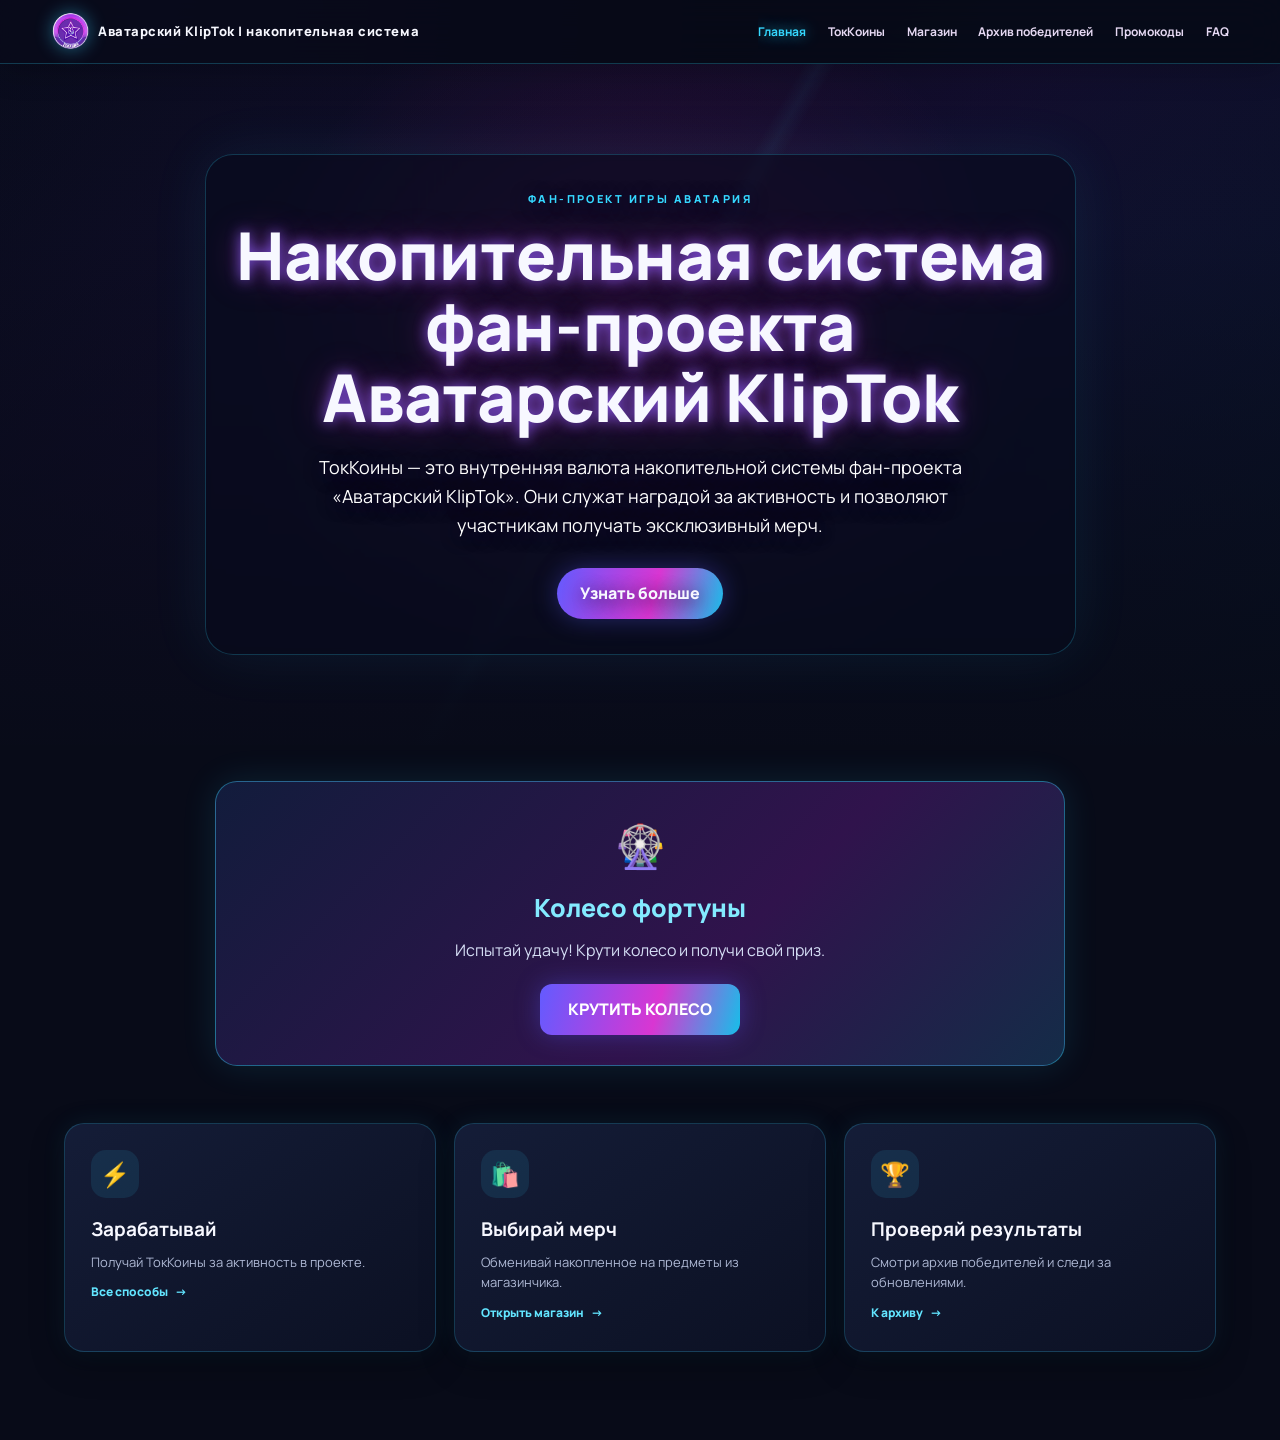
<file: index.html>
<!doctype html>
<html lang="ru">
<head>
  <meta charset="utf-8">
  <meta name="viewport" content="width=device-width, initial-scale=1">
  <meta name="theme-color" content="#170b2d">
  <meta name="description" content="ТокКоины — накопительная система проекта Аватария KlipTok.">
  <title>Главная | ТокКоины</title>
  <link rel="icon" type="image/png" href="images/favicon.png">
  <link rel="stylesheet" href="style.css">
</head>

<body>

<header class="site-header">
  <a class="brand" href="index.html" aria-label="ТокКоины — главная">
    <img src="images/tokcoin.webp" alt="" class="brand-coin">
    <span>Аватарский KlipTok | накопительная система</span>
  </a>

  <button class="menu-toggle" type="button" aria-expanded="false" aria-controls="siteNavigation">
    <span class="menu-toggle-lines" aria-hidden="true"></span>
    <span class="menu-toggle-label">Меню</span>
  </button>

  <nav class="main-nav" id="siteNavigation" aria-label="Главное меню">
    <a href="index.html" aria-current="page">Главная</a>
    <a href="earn.html">ТокКоины</a>
    <a href="shop.html">Магазин</a>
    <a href="winners.html">Архив победителей</a>
    <a href="promo.html">Промокоды</a>
    <a href="faq.html">FAQ</a>
  </nav>
</header>

<main>

  <section class="hero" id="home">
    <div class="hero-shade"></div>

    <div class="hero-content">
      <span class="eyebrow">ФАН-ПРОЕКТ ИГРЫ АВАТАРИЯ</span>

      <h1>
        Накопительная система<br>
        фан-проекта<br>
        Аватарский KlipTok
      </h1>

      <p>
        ТокКоины — это внутренняя валюта накопительной системы
        фан-проекта «Аватарский KlipTok». Они служат наградой
        за активность и позволяют участникам получать эксклюзивный мерч.
      </p>

      <a class="primary-btn" href="earn.html">
        Узнать больше
      </a>
    </div>
  </section>

  <!-- Колесо фортуны -->
  <section class="fortune-section">
    <div class="fortune-banner">
      <div class="fortune-icon">🎡</div>

      <div class="fortune-title">
        Колесо фортуны
      </div>

      <p class="fortune-description">
        Испытай удачу! Крути колесо и получи свой приз.
      </p>

      <a href="wheel.html" class="fortune-button">
        КРУТИТЬ КОЛЕСО
      </a>
    </div>
  </section>

  <section class="home-highlights section">
    <article class="highlight-card">
      <span class="highlight-icon">⚡</span>
      <h2>Зарабатывай</h2>
      <p>Получай ТокКоины за активность в проекте.</p>
      <a class="text-link" href="earn.html">Все способы <span aria-hidden="true">→</span></a>
    </article>

    <article class="highlight-card">
      <span class="highlight-icon">🛍️</span>
      <h2>Выбирай мерч</h2>
      <p>Обменивай накопленное на предметы из магазинчика.</p>
      <a class="text-link" href="shop.html">Открыть магазин <span aria-hidden="true">→</span></a>
    </article>

    <article class="highlight-card">
      <span class="highlight-icon">🏆</span>
      <h2>Проверяй результаты</h2>
      <p>Смотри архив победителей и следи за обновлениями.</p>
      <a class="text-link" href="winners.html">К архиву <span aria-hidden="true">→</span></a>
    </article>
  </section>

</main>

<script src="script.js" defer></script>
</body>
</html>
</file>
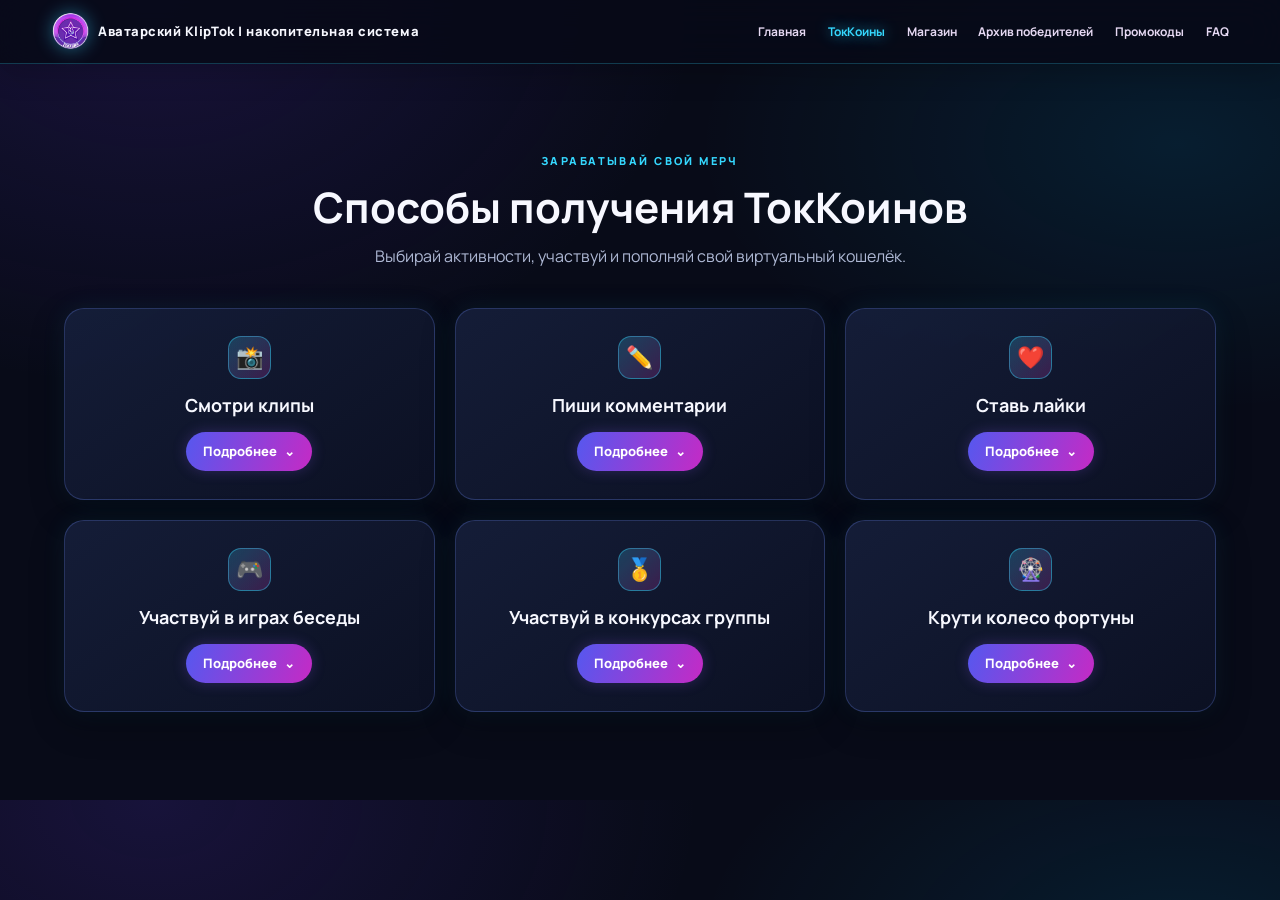
<file: earn.html>
<!doctype html>
<html lang="ru">
<head>
  <meta charset="utf-8">
  <meta name="viewport" content="width=device-width, initial-scale=1">
  <meta name="theme-color" content="#170b2d">
  <meta name="description" content="Способы получения ТокКоинов в фан-проекте Аватарский KlipTok.">
  <title>ТокКоины | Аватарский KlipTok</title>

  <link rel="icon" type="image/png" href="images/favicon.png">
  <link rel="stylesheet" href="style.css">
</head>

<body>

<header class="site-header">
  <a class="brand" href="index.html" aria-label="Аватарский KlipTok — главная">
    <img src="images/tokcoin.webp" alt="" class="brand-coin">
    <span>Аватарский KlipTok | накопительная система</span>
  </a>

  <button class="menu-toggle" type="button" aria-expanded="false" aria-controls="siteNavigation">
    <span class="menu-toggle-lines" aria-hidden="true"></span>
    <span class="menu-toggle-label">Меню</span>
  </button>

  <nav class="main-nav" id="siteNavigation" aria-label="Главное меню">
    <a href="index.html">Главная</a>
    <a href="earn.html" aria-current="page">ТокКоины</a>
    <a href="shop.html">Магазин</a>
    <a href="winners.html">Архив победителей</a>
    <a href="promo.html">Промокоды</a>
    <a href="faq.html">FAQ</a>
  </nav>
</header>

<main>
<section class="section" id="earn">

  <div class="section-heading">
    <span class="eyebrow">ЗАРАБАТЫВАЙ СВОЙ МЕРЧ</span>
    <h2>Способы получения ТокКоинов</h2>
    <p>Выбирай активности, участвуй и пополняй свой виртуальный кошелёк.</p>
  </div>

  <div class="earn-grid">

    <!-- Просмотр клипов -->
    <details class="glass-card earn-card">
      <summary class="earn-toggle">
        <div class="card-symbol">📸</div>
        <h3>Смотри клипы</h3>
        <span class="jmyak">
          Подробнее <span class="arrow" aria-hidden="true">⌄</span>
        </span>
      </summary>

      <div class="earn-content">
        <p>В наших видео спрятан специальный промокод, введя который вы сможете получить случайное количество ТокКоинов.</p>

        <p class="small-note">
          Промокоды размещаются в VK Клипах и TikTok. Количество ТокКоинов варьируется в зависимости от клипа. Количество активаций промокода также устанавливается индивидуально.
        </p>

        <a class="text-link" href="promo.html">
          Как активировать промокод? <span>⛓️‍💥</span>
        </a>
      </div>
    </details>

    <!-- Комментарии -->
    <details class="glass-card earn-card">
      <summary class="earn-toggle">
        <div class="card-symbol">✏️</div>
        <h3>Пиши комментарии</h3>
        <span class="jmyak">
          Подробнее <span class="arrow" aria-hidden="true">⌄</span>
        </span>
      </summary>

      <div class="earn-content">
        <p>Оставив комментарий под клипом в официальной группе игры вы можете получить 10 ТокКоинов. Награду получают 15 случайно выбранных участников среди оставивших комментарий.</p>

        <p class="small-note">
          Комментарий может быть текстом, стикером или даже «ахахаха» — главное, соблюдать правила социальной сети и официальной группы.
        </p>

        <a class="text-link" href="winners.html">
          Список счастливчиков <span>⛓️‍💥</span>
        </a>
      </div>
    </details>

    <!-- Лайки -->
    <details class="glass-card earn-card">
      <summary class="earn-toggle">
        <div class="card-symbol">❤️</div>
        <h3>Ставь лайки</h3>
        <span class="jmyak">
          Подробнее <span class="arrow" aria-hidden="true">⌄</span>
        </span>
      </summary>

      <div class="earn-content">
        <p>Поставив лайк на клип в официальной группе игры вы можете получить 5 ТокКоинов. Награду получают 15 случайно выбранных участников среди поставивших лайк.</p>

        <a class="text-link" href="winners.html">
          Список счастливчиков <span>⛓️‍💥</span>
        </a>
      </div>
    </details>

    <!-- Игры беседы -->
    <details class="glass-card earn-card">
      <summary class="earn-toggle">
        <div class="card-symbol">🎮</div>
        <h3>Участвуй в играх беседы</h3>
        <span class="jmyak">
          Подробнее <span class="arrow" aria-hidden="true">⌄</span>
        </span>
      </summary>

      <div class="earn-content">
        <p>Участвуйте в играх и конкурсах официальной беседы, занимайте призовые места и получайте от 10 до 50 ТокКоинов в награду. Размер вознаграждения зависит от сложности активности.</p>

        <a class="text-link"
           href="https://vk.me/join/n67pTuGUqWYIPR5wL492ydrulnUegbX33AM="
           target="_blank"
           rel="noopener noreferrer">
          Перейти в беседу <span>⛓️‍💥</span>
        </a>
      </div>
    </details>

    <!-- Конкурсы группы -->
    <details class="glass-card earn-card">
      <summary class="earn-toggle">
        <div class="card-symbol">🥇</div>
        <h3>Участвуй в конкурсах группы</h3>
        <span class="jmyak">
          Подробнее <span class="arrow" aria-hidden="true">⌄</span>
        </span>
      </summary>

      <div class="earn-content">
        <p>Участвуйте в конкурсах официальной группы проекта и получайте ТокКоины за победу! Размер награды зависит от условий конкурса.</p>

        <a class="text-link"
           href="https://vk.ru/avatariagame_kt"
           target="_blank"
           rel="noopener noreferrer">
          Перейти в группу <span>⛓️‍💥</span>
        </a>
      </div>
    </details>

    <!-- Колесо фортуны -->
    <details class="glass-card earn-card">
      <summary class="earn-toggle">
        <div class="card-symbol">🎡</div>
        <h3>Крути колесо фортуны</h3>
        <span class="jmyak">
          Подробнее <span class="arrow" aria-hidden="true">⌄</span>
        </span>
      </summary>

      <div class="earn-content">
        <p>Испытай свою удачу! Переходи к колесу фортуны и попробуй выиграть приз.</p>

        <a class="text-link" href="wheel.html">
          Крутить колесо фортуны <span>⛓️‍💥</span>
        </a>
      </div>
    </details>

  </div>
</section>
</main>

<script src="script.js" defer></script>

</body>
</html>
</file>
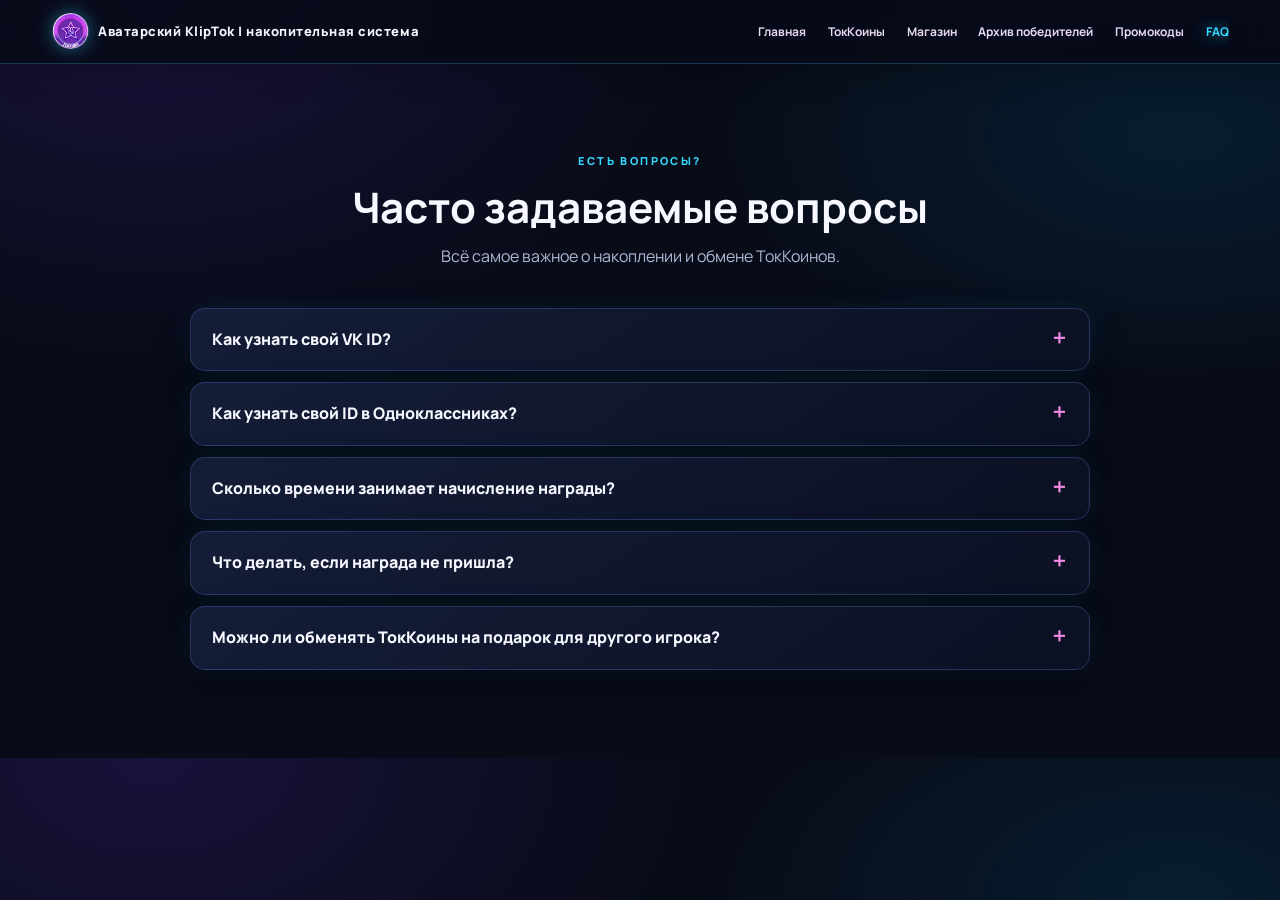
<file: faq.html>
<!doctype html>
<html lang="ru">
<head>
  <meta charset="utf-8">
  <meta name="viewport" content="width=device-width, initial-scale=1">
  <meta name="theme-color" content="#170b2d">
  <meta name="description" content="Часто задаваемые вопросы о накопительной системе ТокКоины проекта Аватарский KlipTok.">
  <title>FAQ | ТокКоины</title>
  <link rel="icon" type="image/png" href="images/favicon.png">
  <link rel="stylesheet" href="style.css">
</head>
<body>

<header class="site-header">
  <a class="brand" href="index.html" aria-label="Аватарский KlipTok — главная">
    <img src="images/tokcoin.webp" alt="" class="brand-coin">
    <span>Аватарский KlipTok | накопительная система</span>
  </a>

  <button class="menu-toggle" type="button" aria-expanded="false" aria-controls="siteNavigation">
    <span class="menu-toggle-lines" aria-hidden="true"></span>
    <span class="menu-toggle-label">Меню</span>
  </button>

  <nav class="main-nav" id="siteNavigation" aria-label="Главное меню">
    <a href="index.html">Главная</a>
    <a href="earn.html">ТокКоины</a>
    <a href="shop.html">Магазин</a>
    <a href="winners.html">Архив победителей</a>
    <a href="promo.html">Промокоды</a>
    <a href="faq.html" aria-current="page">FAQ</a>
  </nav>
</header>

<main>
<section class="section" id="faq">

  <div class="section-heading">
    <span class="eyebrow">ЕСТЬ ВОПРОСЫ?</span>
    <h2>Часто задаваемые вопросы</h2>
    <p>Всё самое важное о накоплении и обмене ТокКоинов.</p>
  </div>

  <div class="faq-list">

    <!-- Вопрос 1 -->
    <details class="faq-item">
      <summary>Как узнать свой VK ID?</summary>
      <div class="faq-answer">
        <ol>
          <li>Нажми на свою аватарку в правой части ВКонтакте.</li>
          <li>Выбери пункт «Управление VK ID».</li>
          <li>Твой цифровой ID будет указан под именем и фамилией.</li>
        </ol>
      </div>
    </details>

    <!-- Вопрос 2 -->
    <details class="faq-item">
      <summary>Как узнать свой ID в Одноклассниках?</summary>
      <div class="faq-answer">
        <ol>
          <li>Перейди в <a href="https://ok.ru/settings" rel="noopener noreferrer" target="_blank">настройки профиля</a>.</li>
          <li>Открой раздел «Основное».</li>
          <li>Найди строку «ID вашего профиля» — там указан твой цифровой ID.</li>
        </ol>
      </div>
    </details>

    <!-- Вопрос 3 -->
    <details class="faq-item">
      <summary>Сколько времени занимает начисление награды?</summary>
      <div class="faq-answer">
        <p>Начисление наград и выдача призов занимают до <strong>7 рабочих дней</strong>. Выходные и праздничные дни в этот срок не учитываются.</p>
      </div>
    </details>

    <!-- Вопрос 4 -->
    <details class="faq-item">
      <summary>Что делать, если награда не пришла?</summary>
      <div class="faq-answer">
        <p>Если с момента подведения итогов прошло более 7 рабочих дней, но награда так и не поступила, напиши в личные сообщения <a href="https://vk.ru/avatariagame_kt" rel="noopener noreferrer" target="_blank">официального сообщества проекта</a>.</p>
      </div>
    </details>

    <!-- Вопрос 5 -->
    <details class="faq-item">
      <summary>Можно ли обменять ТокКоины на подарок для другого игрока?</summary>
      <div class="faq-answer">
        <p>Нет, обмен ТокКоинов доступен только для собственного персонажа. Указывать ID другого игрока запрещено. Нарушение этого правила может привести к блокировке в группе и удалению предмета, уже начисленного другому игроку.</p>
      </div>
    </details>

  </div>
</section>
</main>

<script src="script.js" defer></script>
</body>
</html>
</file>
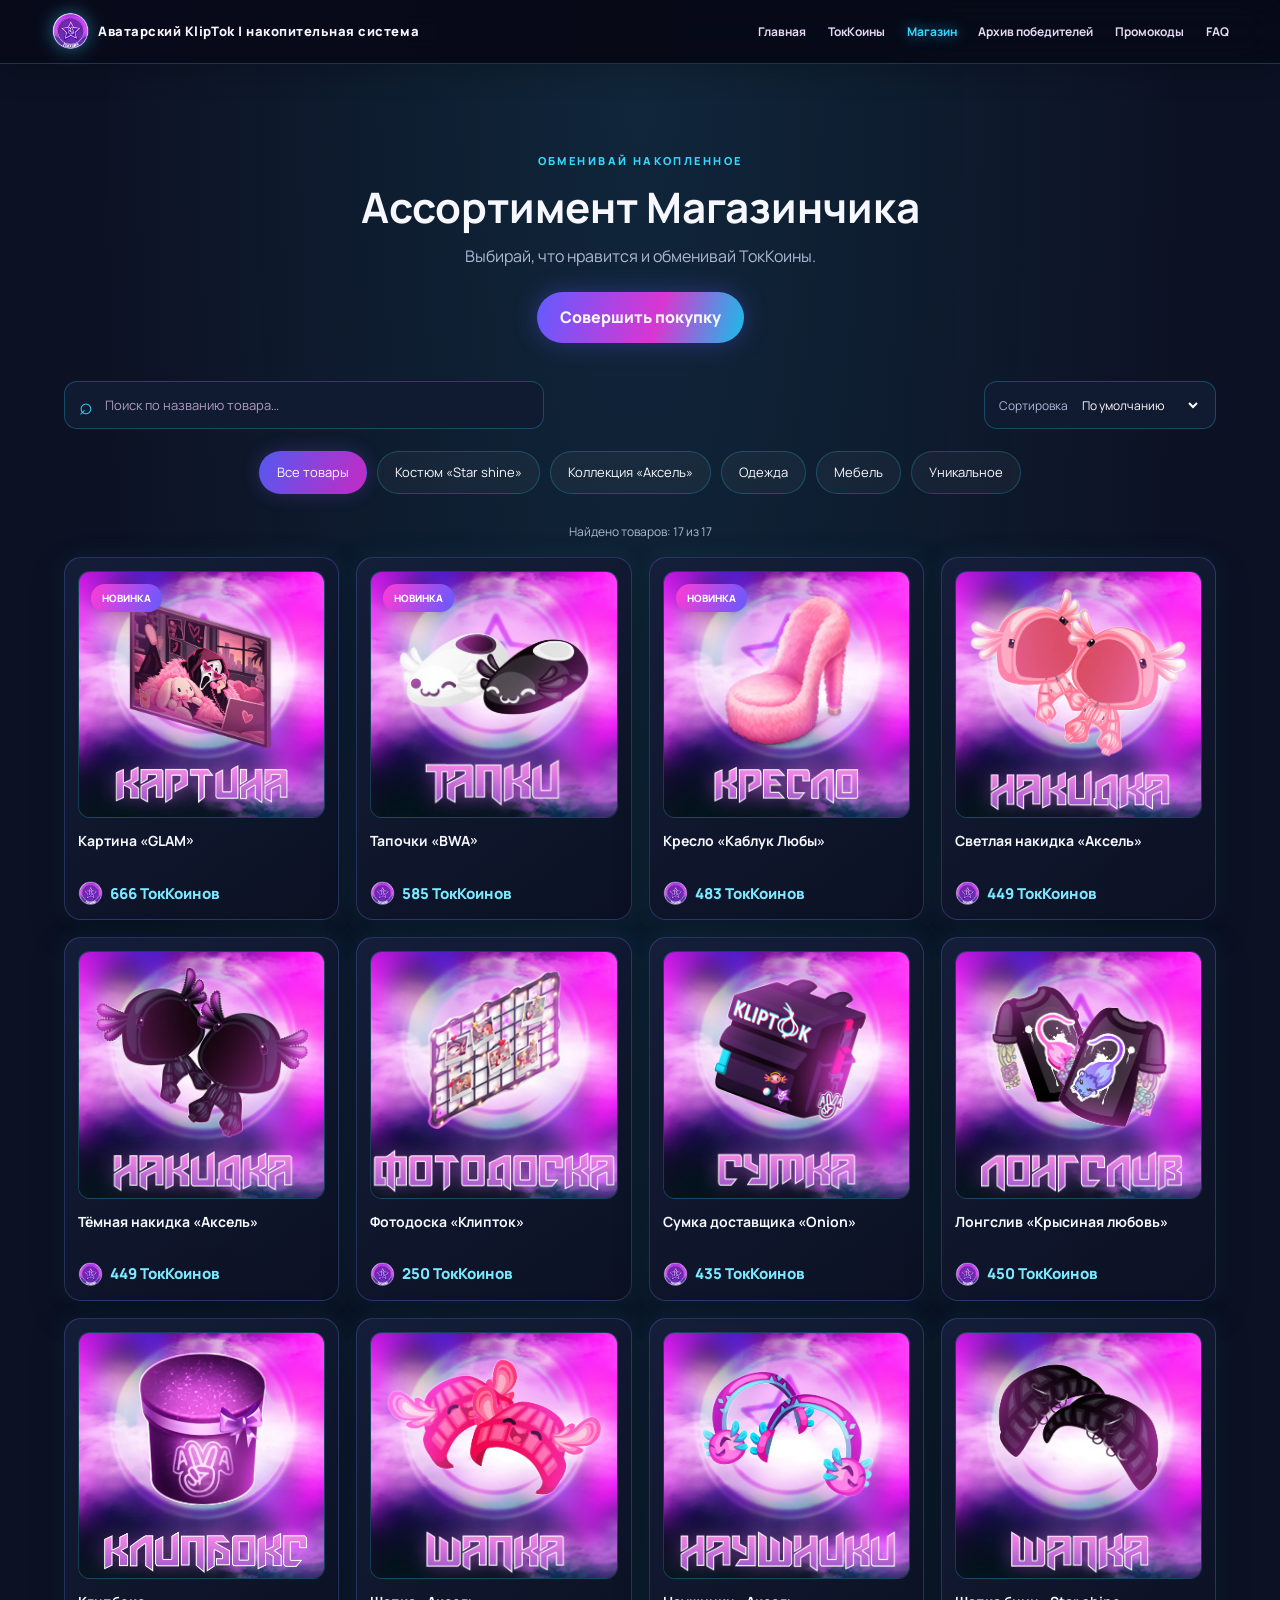
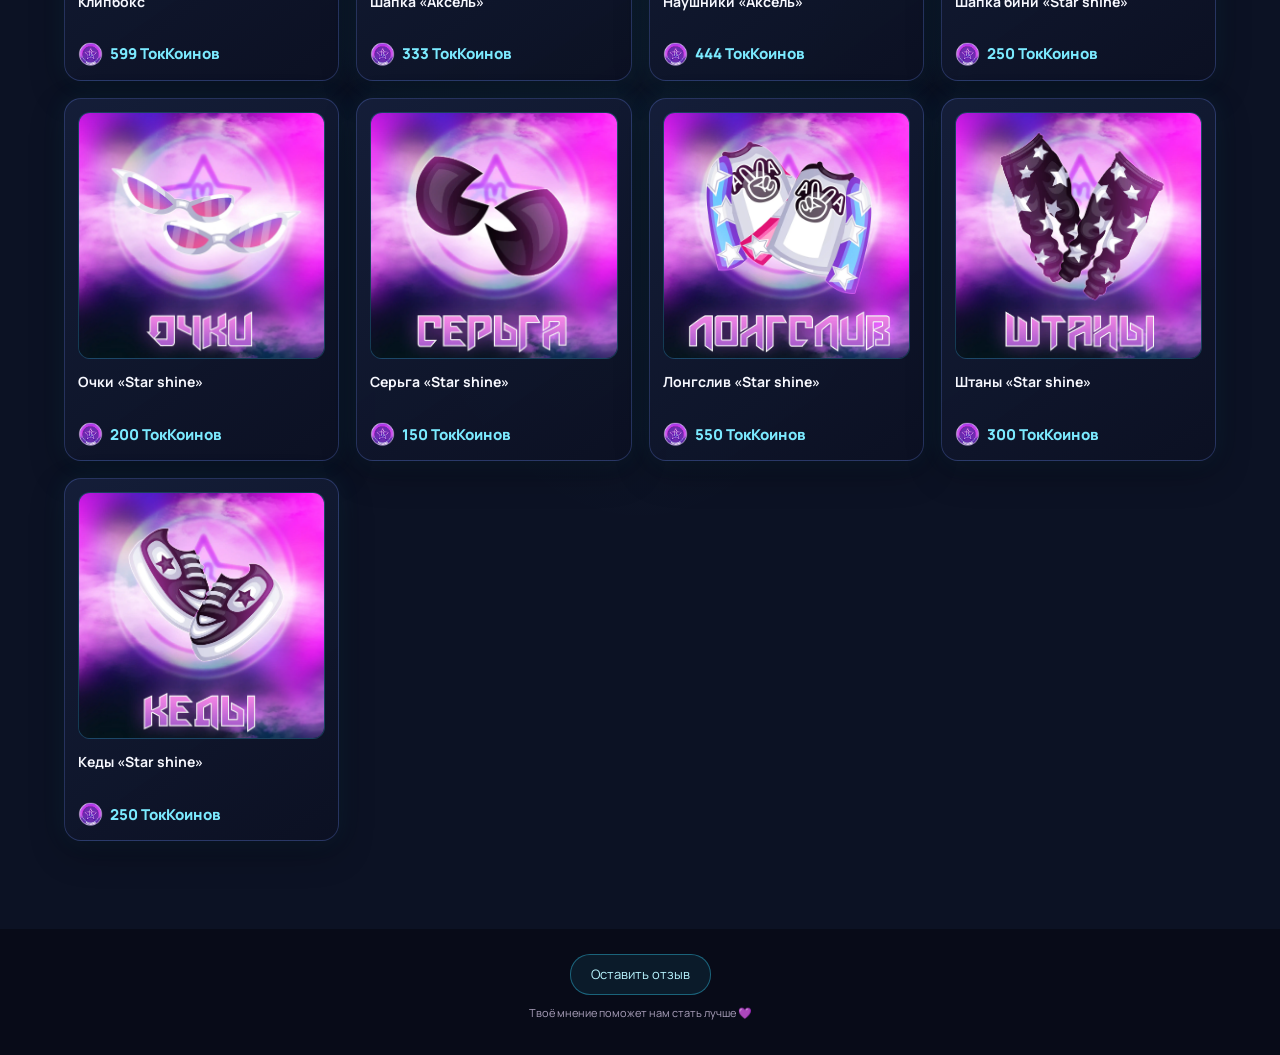
<file: shop.html>
<!doctype html>
<html lang="ru">
<head>
  <meta charset="utf-8">
  <meta name="viewport" content="width=device-width, initial-scale=1">
  <meta name="theme-color" content="#170b2d">
  <meta name="description" content="Магазинчик ТокКоинов — каталог призов проекта Аватарский KlipTok.">
  <title>Магазин | ТокКоины</title>
  <link rel="icon" type="image/png" href="images/favicon.png">
  <link rel="stylesheet" href="style.css">
</head>
<body>

<header class="site-header">
  <a class="brand" href="index.html" aria-label="Аватарский KlipTok — главная">
    <img src="images/tokcoin.webp" alt="" class="brand-coin">
    <span>Аватарский KlipTok | накопительная система</span>
  </a>

  <button class="menu-toggle" type="button" aria-expanded="false" aria-controls="siteNavigation">
    <span class="menu-toggle-lines" aria-hidden="true"></span><span class="menu-toggle-label">Меню</span>
  </button>
  <nav class="main-nav" id="siteNavigation" aria-label="Главное меню">
    <a href="index.html">Главная</a>
    <a href="earn.html">ТокКоины</a>
    <a href="shop.html" aria-current="page">Магазин</a>
    <a href="winners.html">Архив победителей</a>
    <a href="promo.html">Промокоды</a>
    <a href="faq.html">FAQ</a>
  </nav>
</header>

<main>
<section class="section section-alt" id="shop">

  <div class="section-heading">
    <span class="eyebrow">ОБМЕНИВАЙ НАКОПЛЕННОЕ</span>
    <h2>Ассортимент Магазинчика</h2>
    <p>Выбирай, что нравится и обменивай ТокКоины.</p>

    <a
      href="https://vk.ru/app7012806_-197208593"
      target="_blank"
      rel="noopener noreferrer"
      class="primary-btn"
      style="margin-top: 22px;"
    >
      Совершить покупку
    </a>
  </div>

  <div class="catalog-tools">

    <label class="search-wrap">
      <span>⌕</span>
      <input
        aria-label="Поиск по названию товара"
        id="productSearch"
        placeholder="Поиск по названию товара…"
        type="search">
    </label>

    <label class="sort-wrap">
      <span>Сортировка</span>
      <select aria-label="Сортировка товаров" id="productSort">
        <option value="default">По умолчанию</option>
        <option value="asc">Сначала дешевле</option>
        <option value="desc">Сначала дороже</option>
        <option value="name">По алфавиту</option>
      </select>
    </label>

  </div>

  <!-- Категории товаров -->
  <div class="category-filters" id="categoryFilters" aria-label="Категории товаров">

    <button type="button" class="category-filter active"
            data-category="all" aria-pressed="true">
      Все товары
    </button>

    <button type="button" class="category-filter"
            data-category="star-shine" aria-pressed="false">
      Костюм «Star shine»
    </button>

    <button type="button" class="category-filter"
            data-category="axel" aria-pressed="false">
      Коллекция «Аксель»
    </button>

    <button type="button" class="category-filter"
            data-category="clothes" aria-pressed="false">
      Одежда
    </button>

    <button type="button" class="category-filter"
            data-category="furniture" aria-pressed="false">
      Мебель
    </button>

    <button type="button" class="category-filter"
            data-category="unique" aria-pressed="false">
      Уникальное
    </button>

  </div>

  <div class="product-grid" id="productGrid"></div>

  <p class="empty-state" hidden id="emptyProducts">
    Ничего не найдено. Попробуй изменить запрос или выбрать другую категорию.
  </p>

</section>
</main>
<div class="review-section">
  <a
    href="https://docs.google.com/forms/d/e/1FAIpQLSdbyO5fSCXF_FYQUmtFA39SnMh6KTrtMJAvcfxBbM4fUZyJKw/viewform"
    class="review-button"
    target="_blank"
    rel="noopener noreferrer"
  >
    Оставить отзыв
  </a>
  <p>Твоё мнение поможет нам стать лучше 💜</p>
</div>

<script src="script.js"></script>
</body>
</html>
</file>
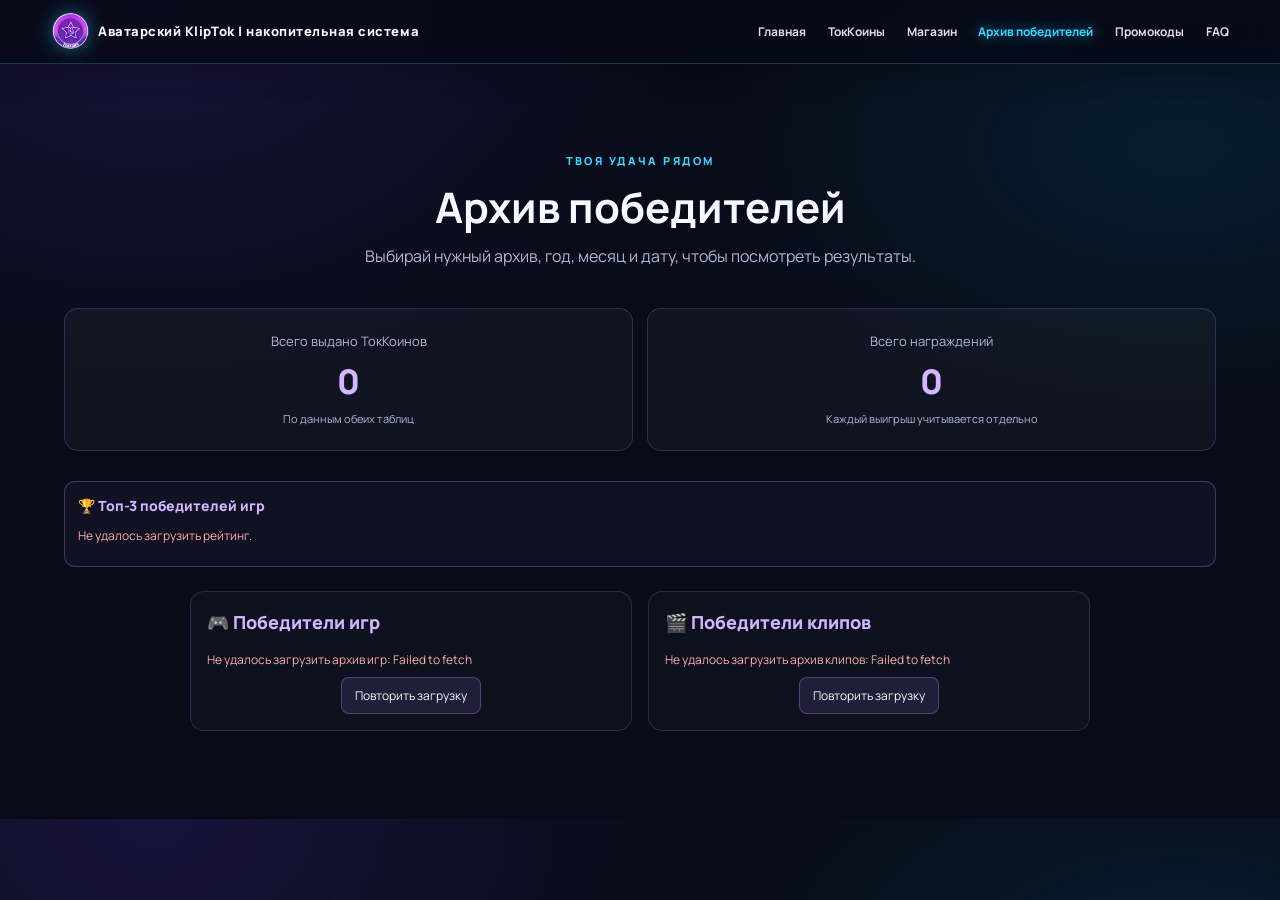
<file: winners.html>
<!doctype html>
<html lang="ru">
<head>
  <meta charset="utf-8">
  <meta name="viewport" content="width=device-width, initial-scale=1">
  <meta name="theme-color" content="#170b2d">
  <meta name="description" content="Архив победителей накопительной системы ТокКоины проекта Аватарский KlipTok.">
  <title>Архив победителей | ТокКоины</title>
  <link rel="icon" type="image/png" href="images/favicon.png">
  <link rel="stylesheet" href="style.css">

  <style>
    .winner-stats {
      display: grid;
      grid-template-columns: repeat(2, minmax(0, 1fr));
      gap: 14px;
      margin: 25px 0 30px;
    }

    .winner-stat {
      padding: 22px 18px;
      text-align: center;
      border: 1px solid rgba(180, 130, 255, .22);
      border-radius: 14px;
      background: rgba(255, 255, 255, .035);
    }

    .winner-stat-label {
      display: block;
      margin-bottom: 10px;
      color: var(--muted, #b9abc9);
      font-size: 13px;
    }

    .winner-stat-value {
      display: block;
      color: #d4b5ff;
      font-size: clamp(25px, 4vw, 34px);
      font-weight: 800;
      line-height: 1.2;
    }

    .winner-stat-note {
      display: block;
      margin-top: 8px;
      color: var(--muted, #b9abc9);
      font-size: 11px;
    }

    /* Две колонки архивов */
    .archive-wrap {
      display: grid;
      grid-template-columns: repeat(2, minmax(0, 1fr));
      gap: 16px;
      align-items: start;
      width: 100%;
    }

    .archive-panel {
      min-width: 0;
      padding: 16px;
      border: 1px solid rgba(180, 130, 255, .2);
      border-radius: 14px;
      background: rgba(255, 255, 255, .025);
    }

    .archive-panel-title {
      margin: 0 0 14px;
      color: #d4b5ff;
      font-size: 18px;
      font-weight: 800;
    }

    .archive-year {
      margin-bottom: 10px;
      border: 1px solid rgba(180, 130, 255, .2);
      border-radius: 10px;
      overflow: hidden;
      background: rgba(255, 255, 255, .025);
    }

    .archive-year > summary {
      padding: 13px 14px;
      cursor: pointer;
      list-style: none;
      display: flex;
      justify-content: space-between;
      align-items: center;
      font-size: 15px;
      font-weight: 700;
    }

    .archive-year > summary::-webkit-details-marker,
    .archive-month > summary::-webkit-details-marker,
    .archive-date > summary::-webkit-details-marker,
    .archive-game > summary::-webkit-details-marker {
      display: none;
    }

    .archive-year > summary::after {
      content: "+";
      color: #c49aff;
      font-size: 20px;
    }

    .archive-year[open] > summary::after {
      content: "−";
    }

    .archive-year-content {
      padding: 0 10px 10px;
    }

    .archive-month {
      margin-top: 7px;
      border: 1px solid rgba(180, 130, 255, .14);
      border-radius: 8px;
      overflow: hidden;
      background: rgba(255, 255, 255, .02);
    }

    .archive-month > summary {
      padding: 10px 12px;
      cursor: pointer;
      list-style: none;
      font-size: 13px;
      font-weight: 600;
    }

    .archive-month[open] > summary {
      color: #d4b5ff;
      border-bottom: 1px solid rgba(180, 130, 255, .14);
    }

    .archive-month-content {
      padding: 8px;
    }

    .archive-date {
      margin-bottom: 7px;
      border-radius: 7px;
      background: rgba(255, 255, 255, .035);
      overflow: hidden;
    }

    .archive-date:last-child {
      margin-bottom: 0;
    }

    .archive-date > summary {
      padding: 9px 10px;
      cursor: pointer;
      list-style: none;
      font-size: 12px;
      font-weight: 600;
    }

    .archive-date[open] > summary {
      color: #d4b5ff;
    }

    .archive-date-content {
      padding: 0 10px 10px;
    }

    .archive-game {
      margin-top: 7px;
      padding: 9px;
      border-radius: 7px;
      background: rgba(255, 255, 255, .04);
    }

    .archive-game > summary {
      cursor: pointer;
      font-size: 12px;
      font-weight: 600;
    }

    .winner-list {
      padding-left: 20px;
      margin: 9px 0 0;
      font-size: 12px;
    }

    .winner-list li {
      margin: 5px 0;
      overflow-wrap: anywhere;
    }

    .archive-message {
      margin: 8px 0;
      font-size: 12px;
      line-height: 1.5;
    }

    .archive-error {
      color: #ffaaaa;
    }

    .archive-retry {
      margin-top: 8px;
      padding: 8px 13px;
      border: 1px solid rgba(180, 130, 255, .35);
      border-radius: 8px;
      background: rgba(180, 130, 255, .12);
      color: inherit;
      cursor: pointer;
      font: inherit;
      font-size: 12px;
    }



    /* Топ-3 победителей игр */
    .games-top3 {
      margin: 0 0 24px;
      padding: 13px;
      border: 1px solid rgba(212, 181, 255, .24);
      border-radius: 11px;
      background: rgba(180, 130, 255, .055);
    }

    .games-top3-title {
      margin: 0 0 10px;
      color: #d4b5ff;
      font-size: 14px;
      font-weight: 800;
    }

    .games-top3-table {
      width: 100%;
      border-collapse: collapse;
      font-size: 12px;
    }

    .games-top3-table th,
    .games-top3-table td {
      padding: 8px 6px;
      text-align: left;
      border-bottom: 1px solid rgba(180, 130, 255, .13);
    }

    .games-top3-table th {
      color: var(--muted, #b9abc9);
      font-size: 11px;
      font-weight: 600;
    }

    .games-top3-table td:first-child,
    .games-top3-table th:first-child {
      width: 48px;
      text-align: center;
    }

    .games-top3-table td:last-child,
    .games-top3-table th:last-child {
      width: 90px;
      text-align: center;
    }

    .games-top3-table tbody tr:last-child td {
      border-bottom: 0;
    }

    .games-top3-place {
      color: #d4b5ff;
      font-weight: 800;
      white-space: nowrap;
    }

    @media (max-width: 700px) {
      .archive-wrap {
        grid-template-columns: 1fr;
      }

      .archive-panel {
        padding: 12px;
      }

      .archive-panel-title {
        font-size: 17px;
      }
    }

    @media (max-width: 450px) {
      .winner-stats {
        gap: 9px;
      }

      .winner-stat {
        padding: 17px 9px;
      }

      .winner-stat-label {
        font-size: 11px;
      }

      .winner-stat-note {
        font-size: 10px;
      }
    }
  </style>
</head>

<body>

<header class="site-header">
  <a class="brand" href="index.html" aria-label="Аватарский KlipTok — главная">
    <img src="images/tokcoin.webp" alt="" class="brand-coin">
    <span>Аватарский KlipTok | накопительная система</span>
  </a>

  <button class="menu-toggle" type="button" aria-expanded="false" aria-controls="siteNavigation">
    <span class="menu-toggle-lines" aria-hidden="true"></span>
    <span class="menu-toggle-label">Меню</span>
  </button>

  <nav class="main-nav" id="siteNavigation" aria-label="Главное меню">
    <a href="index.html">Главная</a>
    <a href="earn.html">ТокКоины</a>
    <a href="shop.html">Магазин</a>
    <a href="winners.html" aria-current="page">Архив победителей</a>
    <a href="promo.html">Промокоды</a>
    <a href="faq.html">FAQ</a>
  </nav>
</header>

<main>
<section class="section" id="winners">

  <div class="section-heading">
    <span class="eyebrow">ТВОЯ УДАЧА РЯДОМ</span>
    <h2>Архив победителей</h2>
    <p>Выбирай нужный архив, год, месяц и дату, чтобы посмотреть результаты.</p>
  </div>

  <div class="winner-stats">
    <div class="winner-stat">
      <span class="winner-stat-label">Всего выдано ТокКоинов</span>
      <strong class="winner-stat-value" id="totalTokCoins">0</strong>
      <span class="winner-stat-note">По данным обеих таблиц</span>
    </div>

    <div class="winner-stat">
      <span class="winner-stat-label">Всего награждений</span>
      <strong class="winner-stat-value" id="totalAwards">0</strong>
      <span class="winner-stat-note">Каждый выигрыш учитывается отдельно</span>
    </div>
  </div>

  <div class="games-top3" id="gamesTop3">
    <h4 class="games-top3-title">🏆 Топ-3 победителей игр</h4>
    <p class="muted archive-message">Формируем рейтинг...</p>
  </div>

  <div class="archive-wrap">

    <!-- СЛЕВА: ИГРЫ -->
    <section class="archive-panel">
      <h3 class="archive-panel-title">🎮 Победители игр</h3>
      <div id="gamesArchive">
        <p class="muted archive-message">Загружаем архив игр...</p>
      </div>
    </section>

    <!-- СПРАВА: КЛИПЫ -->
    <section class="archive-panel">
      <h3 class="archive-panel-title">🎬 Победители клипов</h3>
      <div id="clipsArchive">
        <p class="muted archive-message">Загружаем архив клипов...</p>
      </div>
    </section>

  </div>

</section>
</main>

<script>
/* Адреса опубликованных Google Таблиц */
const CLIPS_SHEET_URL =
  "https://docs.google.com/spreadsheets/d/e/2PACX-1vRdR5W64XF83bj3Aic7qbLRAdrNKaP1gvLb3LH-d4-aW0HXNgu2AsDQagOKABYvCrjJwbW7krVjMftj/pub?gid=0&single=true&output=csv";

const GAMES_SHEET_URL =
  "https://docs.google.com/spreadsheets/d/e/2PACX-1vT-ND82XWVkCH3PLGJ1GKDHYJOFEpiiYB-Z5xXTAiZdSYi1TetSb37GwVcoIfyQ_427lXRXHMCP60UO/pub?gid=0&single=true&output=csv";

const MONTH_NAMES = [
  "Январь", "Февраль", "Март", "Апрель",
  "Май", "Июнь", "Июль", "Август",
  "Сентябрь", "Октябрь", "Ноябрь", "Декабрь"
];

const FIRST_YEAR = 2024;
const FIRST_MONTH = 4;

/* Создание элементов */
function el(tag, className, text) {
  const node = document.createElement(tag);
  if (className) node.className = className;
  if (text !== undefined) node.textContent = text;
  return node;
}

/* Разбор CSV с учётом кавычек и запятых внутри ячеек */
function parseCSV(text) {
  const rows = [];
  let row = [];
  let cell = "";
  let quoted = false;

  for (let i = 0; i < text.length; i++) {
    const char = text[i];
    const next = text[i + 1];

    if (char === '"' && quoted && next === '"') {
      cell += '"';
      i++;
    } else if (char === '"') {
      quoted = !quoted;
    } else if (char === "," && !quoted) {
      row.push(cell.trim());
      cell = "";
    } else if ((char === "\n" || char === "\r") && !quoted) {
      if (char === "\r" && next === "\n") i++;
      row.push(cell.trim());

      if (row.some(value => value !== "")) rows.push(row);

      row = [];
      cell = "";
    } else {
      cell += char;
    }
  }

  row.push(cell.trim());
  if (row.some(value => value !== "")) rows.push(row);

  return rows;
}

function normalizeHeader(value) {
  return String(value || "")
    .replace(/^\uFEFF/, "")
    .trim()
    .toLowerCase()
    .replace(/ё/g, "е");
}

function parseDate(value) {
  const text = String(value || "").trim();

  let match = text.match(/^(\d{1,2})\.(\d{1,2})\.(\d{4})$/);

  if (match) {
    const day = Number(match[1]);
    const month = Number(match[2]) - 1;
    const year = Number(match[3]);

    if (
      month < 0 || month > 11 ||
      day < 1 || day > new Date(year, month + 1, 0).getDate()
    ) return null;

    return { day, month, year };
  }

  match = text.match(/^(\d{4})-(\d{1,2})-(\d{1,2})$/);

  if (match) {
    const year = Number(match[1]);
    const month = Number(match[2]) - 1;
    const day = Number(match[3]);

    if (
      month < 0 || month > 11 ||
      day < 1 || day > new Date(year, month + 1, 0).getDate()
    ) return null;

    return { day, month, year };
  }

  return null;
}

function formatDate(date) {
  return String(date.day).padStart(2, "0") + "." +
    String(date.month + 1).padStart(2, "0") + "." +
    date.year;
}

function dateKey(date) {
  return date.year + "-" +
    String(date.month + 1).padStart(2, "0") + "-" +
    String(date.day).padStart(2, "0");
}

function parseTokCoins(value) {
  const cleaned = String(value || "")
    .replace(/\s/g, "")
    .replace(",", ".")
    .replace(/[^\d.-]/g, "");

  const amount = Number(cleaned);
  return Number.isFinite(amount) && amount > 0 ? amount : 0;
}

function formatNumber(value) {
  return new Intl.NumberFormat("ru-RU").format(value);
}

function isAllowedDate(date) {
  if (!date || date.year < FIRST_YEAR) return false;
  if (date.year === FIRST_YEAR && date.month < FIRST_MONTH) return false;

  const today = new Date();
  const recordDate = new Date(date.year, date.month, date.day);

  today.setHours(23, 59, 59, 999);
  return recordDate <= today;
}

/* Загрузка одной таблицы */
async function fetchSheet(url) {
  const response = await fetch(url, {
    cache: "no-store"
  });

  if (!response.ok) {
    throw new Error("Google Таблица ответила ошибкой: " + response.status);
  }

  const csv = await response.text();

  if (!csv.trim() || csv.trim().startsWith("<!DOCTYPE")) {
    throw new Error("Вместо CSV получен пустой ответ или HTML-страница.");
  }

  const rows = parseCSV(csv);

  if (!rows.length) {
    throw new Error("Таблица не содержит данных.");
  }

  return rows;
}

/* Поиск столбца по нескольким возможным названиям */
function findColumn(headers, names) {
  return headers.findIndex(header => names.includes(header));
}

/* Группировка по годам, месяцам и датам */
function groupByDate(records) {
  const years = new Map();

  records.forEach(record => {
    const { year, month, day } = record.date;

    if (!years.has(year)) years.set(year, new Map());

    const months = years.get(year);
    if (!months.has(month)) months.set(month, new Map());

    const dates = months.get(month);
    const key = dateKey(record.date);

    if (!dates.has(key)) {
      dates.set(key, {
        date: record.date,
        records: []
      });
    }

    dates.get(key).records.push(record);
  });

  return years;
}

/* Список победителей */
function makeWinnerList(records, showCoins) {
  const list = el("ul", "winner-list");

  records.forEach(record => {
    const label = showCoins
      ? record.winner + " — " + formatNumber(record.tokCoins) + " ТокКоинов"
      : record.winner;

    list.appendChild(el("li", "", label));
  });

  return list;
}

/* Создание уровней архива */
function renderTree(container, records, type) {
  container.replaceChildren();

  if (!records.length) {
    container.appendChild(
      el("p", "muted archive-message", "Пока нет опубликованных результатов.")
    );
    return;
  }

  const years = groupByDate(records);
  const sortedYears = [...years.keys()].sort((a, b) => b - a);

  sortedYears.forEach(year => {
    const yearDetails = el("details", "archive-year");
    yearDetails.appendChild(el("summary", "", year + " год"));

    const yearContent = el("div", "archive-year-content");
    const months = years.get(year);
    const sortedMonths = [...months.keys()].sort((a, b) => b - a);

    sortedMonths.forEach(month => {
      const monthDetails = el("details", "archive-month");
      monthDetails.appendChild(
        el("summary", "", MONTH_NAMES[month])
      );

      const monthContent = el("div", "archive-month-content");
      const dates = months.get(month);

      const sortedDates = [...dates.values()].sort(
        (a, b) => b.date.day - a.date.day
      );

      sortedDates.forEach(dateGroup => {
        const dateDetails = el("details", "archive-date");
        dateDetails.appendChild(
          el("summary", "", formatDate(dateGroup.date))
        );

        const dateContent = el("div", "archive-date-content");

        if (type === "clips") {
          const likes = dateGroup.records.filter(r => r.category === "like");
          const comments = dateGroup.records.filter(r => r.category === "comment");

          const likeDetails = el("details", "archive-game");
          likeDetails.appendChild(
            el("summary", "", "❤️ Победители среди поставивших лайк")
          );

          if (likes.length) {
            likeDetails.appendChild(makeWinnerList(likes, false));
          } else {
            likeDetails.appendChild(
              el("p", "muted archive-message", "Пока нет победителей.")
            );
          }

          const commentDetails = el("details", "archive-game");
          commentDetails.appendChild(
            el("summary", "", "💬 Победители среди оставивших комментарий")
          );

          if (comments.length) {
            commentDetails.appendChild(makeWinnerList(comments, false));
          } else {
            commentDetails.appendChild(
              el("p", "muted archive-message", "Пока нет победителей.")
            );
          }

          dateContent.appendChild(likeDetails);
          dateContent.appendChild(commentDetails);

        } else {
          const games = new Map();

          dateGroup.records.forEach(record => {
            if (!games.has(record.game)) games.set(record.game, []);
            games.get(record.game).push(record);
          });

          [...games.keys()].sort((a, b) => a.localeCompare(b, "ru")).forEach(gameName => {
            const gameDetails = el("details", "archive-game");
            gameDetails.appendChild(el("summary", "", gameName));
            gameDetails.appendChild(
              makeWinnerList(games.get(gameName), true)
            );
            dateContent.appendChild(gameDetails);
          });
        }

        dateDetails.appendChild(dateContent);
        monthContent.appendChild(dateDetails);
      });

      monthDetails.appendChild(monthContent);
      yearContent.appendChild(monthDetails);
    });

    yearDetails.appendChild(yearContent);
    container.appendChild(yearDetails);
  });
}

/* Чтение архива клипов */
function parseClips(rows) {
  const headers = rows[0].map(normalizeHeader);

  const dateIndex = findColumn(headers, ["дата клипа"]);
  const categoryIndex = findColumn(headers, ["категория"]);
  const winnerIndex = findColumn(headers, ["победитель"]);
  const coinsIndex = findColumn(headers, ["токкоины", "количество токкоинов"]);

  if (dateIndex === -1 || categoryIndex === -1 || winnerIndex === -1) {
    throw new Error(
      "В таблице клипов нужны столбцы: Дата клипа, Категория, Победитель."
    );
  }

  const records = [];

  rows.slice(1).forEach(row => {
    const date = parseDate(row[dateIndex]);
    const categoryText = normalizeHeader(row[categoryIndex]);
    const winner = String(row[winnerIndex] || "").trim();

    if (!date || !winner || !isAllowedDate(date)) return;

    let category = null;

    if (/^лайк(и|ов)?$/.test(categoryText)) category = "like";
    if (/^коммент(арий|арии|а|ов)?$/.test(categoryText)) category = "comment";

    if (!category) return;

    records.push({
      date,
      category,
      winner,
      tokCoins: coinsIndex === -1 ? 0 : parseTokCoins(row[coinsIndex])
    });
  });

  return records;
}

/* Чтение архива игр */
function parseGames(rows) {
  const headers = rows[0].map(normalizeHeader);

  const dateIndex = findColumn(headers, ["дата игры"]);
  const gameIndex = findColumn(headers, ["название игры"]);
  const winnerIndex = findColumn(headers, ["победитель"]);
  const coinsIndex = findColumn(headers, ["токкоины", "количество токкоинов"]);

  if (
    dateIndex === -1 ||
    gameIndex === -1 ||
    winnerIndex === -1 ||
    coinsIndex === -1
  ) {
    throw new Error(
      "В таблице игр нужны столбцы: Дата игры, Название игры, Победитель, ТокКоины."
    );
  }

  const records = [];

  rows.slice(1).forEach(row => {
    const date = parseDate(row[dateIndex]);
    const game = String(row[gameIndex] || "").trim();
    const winner = String(row[winnerIndex] || "").trim();

    if (!date || !game || !winner || !isAllowedDate(date)) return;

    records.push({
      date,
      game,
      winner,
      tokCoins: parseTokCoins(row[coinsIndex])
    });
  });

  return records;
}

/* Формирование Топ-3 по количеству выигранных игр */
function renderGamesTop3(records) {
  const container = document.getElementById("gamesTop3");
  container.replaceChildren();
  container.appendChild(el("h4", "games-top3-title", "🏆 Топ-3 победителей игр"));

  if (!records.length) {
    container.appendChild(
      el("p", "muted archive-message", "Пока нет данных для рейтинга.")
    );
    return;
  }

  const winners = new Map();

  records.forEach(record => {
    const name = String(record.winner || "").trim();
    if (!name) return;

    const key = name.toLocaleLowerCase("ru-RU");
    if (!winners.has(key)) {
      winners.set(key, { name, wins: 0 });
    }
    winners.get(key).wins += 1;
  });

  const sorted = [...winners.values()].sort((a, b) =>
    b.wins - a.wins || a.name.localeCompare(b.name, "ru")
  );

  if (!sorted.length) {
    container.appendChild(
      el("p", "muted archive-message", "Пока нет данных для рейтинга.")
    );
    return;
  }

  const topThree = sorted.filter((person, index) => {
    if (index < 3) return true;
    return person.wins === sorted[2].wins;
  });

  const table = el("table", "games-top3-table");
  const thead = el("thead");
  const headerRow = el("tr");
  ["Место", "Победитель", "Количество побед"].forEach(label => {
    headerRow.appendChild(el("th", "", label));
  });
  thead.appendChild(headerRow);
  table.appendChild(thead);

  const tbody = el("tbody");
  let currentPlace = 0;
  let previousWins = null;

  topThree.forEach((person, index) => {
    if (person.wins !== previousWins) currentPlace = index + 1;
    previousWins = person.wins;

    const row = el("tr");
    const medal = currentPlace === 1 ? "🥇" : currentPlace === 2 ? "🥈" : currentPlace === 3 ? "🥉" : String(currentPlace);
    const placeCell = el("td", "games-top3-place", medal);
    const nameCell = el("td", "", person.name);
    const winsCell = el("td", "", formatNumber(person.wins));
    row.append(placeCell, nameCell, winsCell);
    tbody.appendChild(row);
  });

  table.appendChild(tbody);
  container.appendChild(table);
}

/* Статистика */
function updateStatistics(clipRecords, gameRecords) {
  const allRecords = [...clipRecords, ...gameRecords];

  const totalCoins = allRecords.reduce(
    (sum, record) => sum + (record.tokCoins || 0),
    0
  );

  document.getElementById("totalTokCoins").textContent =
    formatNumber(totalCoins);

  document.getElementById("totalAwards").textContent =
    formatNumber(allRecords.length);
}

/* Независимая загрузка архивов */
async function loadClips() {
  const container = document.getElementById("clipsArchive");

  try {
    const rows = await fetchSheet(CLIPS_SHEET_URL);
    const records = parseClips(rows);
    renderTree(container, records, "clips");
    return records;
  } catch (error) {
    console.error("Ошибка загрузки архива клипов:", error);

    container.replaceChildren(
      el("p", "archive-message archive-error", "Не удалось загрузить архив клипов: " + error.message)
    );

    const retry = el("button", "archive-retry", "Повторить загрузку");
    retry.type = "button";
    retry.addEventListener("click", loadAll);
    container.appendChild(retry);

    return [];
  }
}

async function loadGames() {
  const container = document.getElementById("gamesArchive");

  try {
    const rows = await fetchSheet(GAMES_SHEET_URL);
    const records = parseGames(rows);
    renderGamesTop3(records);
    renderTree(container, records, "games");
    return records;
  } catch (error) {
    console.error("Ошибка загрузки архива игр:", error);

    const top3 = document.getElementById("gamesTop3");
    top3.replaceChildren(
      el("h4", "games-top3-title", "🏆 Топ-3 победителей игр"),
      el("p", "archive-message archive-error", "Не удалось загрузить рейтинг.")
    );

    container.replaceChildren(
      el("p", "archive-message archive-error", "Не удалось загрузить архив игр: " + error.message)
    );

    const retry = el("button", "archive-retry", "Повторить загрузку");
    retry.type = "button";
    retry.addEventListener("click", loadAll);
    container.appendChild(retry);

    return [];
  }
}

async function loadAll() {
  const [clips, games] = await Promise.all([
    loadClips(),
    loadGames()
  ]);

  updateStatistics(clips, games);
}

loadAll();
</script>

<script src="script.js" defer></script>
</body>
</html>
</file>
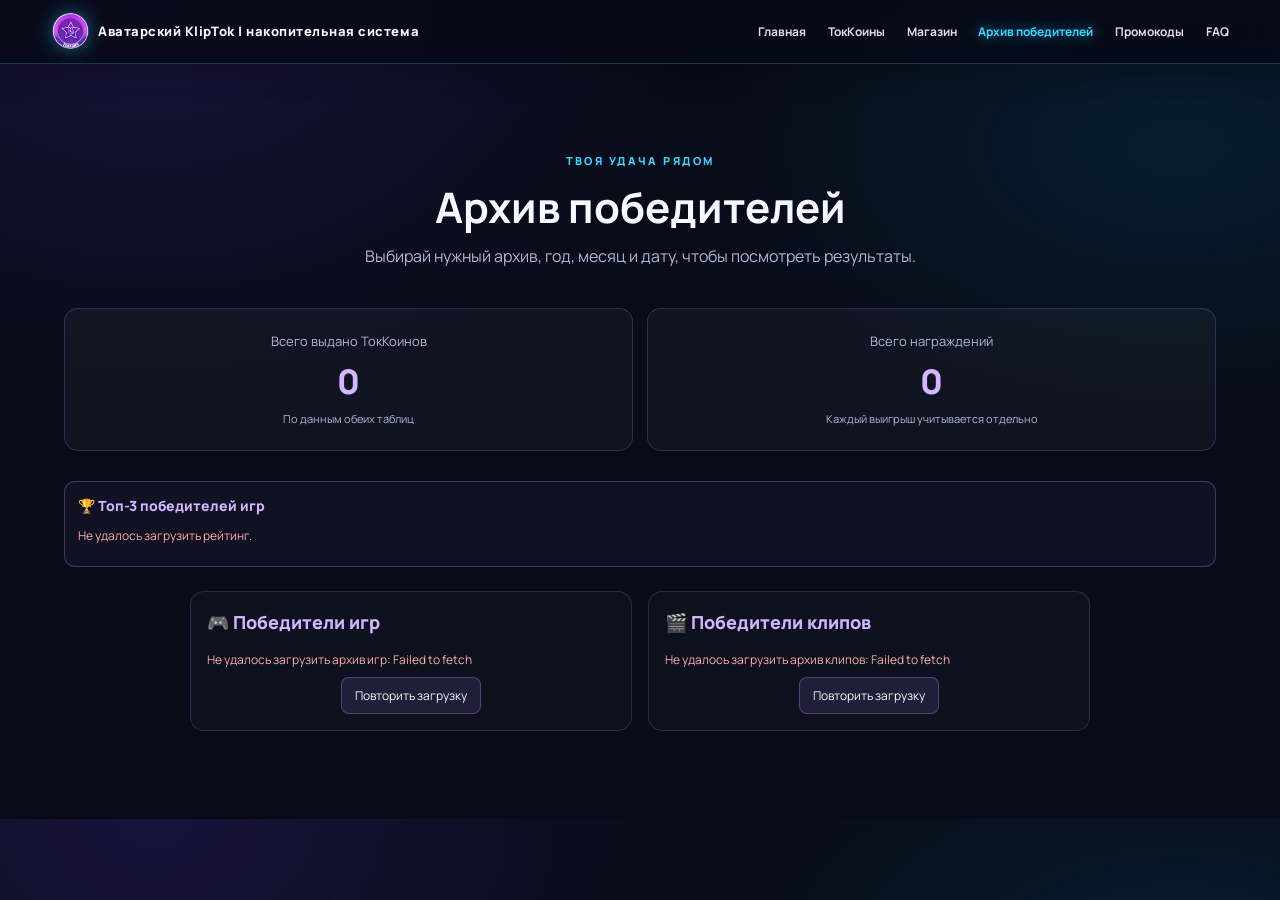
<file: winners_top3.html>
<!doctype html>
<html lang="ru">
<head>
  <meta charset="utf-8">
  <meta name="viewport" content="width=device-width, initial-scale=1">
  <meta name="theme-color" content="#170b2d">
  <meta name="description" content="Архив победителей накопительной системы ТокКоины проекта Аватарский KlipTok.">
  <title>Архив победителей | ТокКоины</title>
  <link rel="icon" type="image/png" href="images/favicon.png">
  <link rel="stylesheet" href="style.css">

  <style>
    .winner-stats {
      display: grid;
      grid-template-columns: repeat(2, minmax(0, 1fr));
      gap: 14px;
      margin: 25px 0 30px;
    }

    .winner-stat {
      padding: 22px 18px;
      text-align: center;
      border: 1px solid rgba(180, 130, 255, .22);
      border-radius: 14px;
      background: rgba(255, 255, 255, .035);
    }

    .winner-stat-label {
      display: block;
      margin-bottom: 10px;
      color: var(--muted, #b9abc9);
      font-size: 13px;
    }

    .winner-stat-value {
      display: block;
      color: #d4b5ff;
      font-size: clamp(25px, 4vw, 34px);
      font-weight: 800;
      line-height: 1.2;
    }

    .winner-stat-note {
      display: block;
      margin-top: 8px;
      color: var(--muted, #b9abc9);
      font-size: 11px;
    }

    /* Две колонки архивов */
    .archive-wrap {
      display: grid;
      grid-template-columns: repeat(2, minmax(0, 1fr));
      gap: 16px;
      align-items: start;
      width: 100%;
    }

    .archive-panel {
      min-width: 0;
      padding: 16px;
      border: 1px solid rgba(180, 130, 255, .2);
      border-radius: 14px;
      background: rgba(255, 255, 255, .025);
    }

    .archive-panel-title {
      margin: 0 0 14px;
      color: #d4b5ff;
      font-size: 18px;
      font-weight: 800;
    }

    .archive-year {
      margin-bottom: 10px;
      border: 1px solid rgba(180, 130, 255, .2);
      border-radius: 10px;
      overflow: hidden;
      background: rgba(255, 255, 255, .025);
    }

    .archive-year > summary {
      padding: 13px 14px;
      cursor: pointer;
      list-style: none;
      display: flex;
      justify-content: space-between;
      align-items: center;
      font-size: 15px;
      font-weight: 700;
    }

    .archive-year > summary::-webkit-details-marker,
    .archive-month > summary::-webkit-details-marker,
    .archive-date > summary::-webkit-details-marker,
    .archive-game > summary::-webkit-details-marker {
      display: none;
    }

    .archive-year > summary::after {
      content: "+";
      color: #c49aff;
      font-size: 20px;
    }

    .archive-year[open] > summary::after {
      content: "−";
    }

    .archive-year-content {
      padding: 0 10px 10px;
    }

    .archive-month {
      margin-top: 7px;
      border: 1px solid rgba(180, 130, 255, .14);
      border-radius: 8px;
      overflow: hidden;
      background: rgba(255, 255, 255, .02);
    }

    .archive-month > summary {
      padding: 10px 12px;
      cursor: pointer;
      list-style: none;
      font-size: 13px;
      font-weight: 600;
    }

    .archive-month[open] > summary {
      color: #d4b5ff;
      border-bottom: 1px solid rgba(180, 130, 255, .14);
    }

    .archive-month-content {
      padding: 8px;
    }

    .archive-date {
      margin-bottom: 7px;
      border-radius: 7px;
      background: rgba(255, 255, 255, .035);
      overflow: hidden;
    }

    .archive-date:last-child {
      margin-bottom: 0;
    }

    .archive-date > summary {
      padding: 9px 10px;
      cursor: pointer;
      list-style: none;
      font-size: 12px;
      font-weight: 600;
    }

    .archive-date[open] > summary {
      color: #d4b5ff;
    }

    .archive-date-content {
      padding: 0 10px 10px;
    }

    .archive-game {
      margin-top: 7px;
      padding: 9px;
      border-radius: 7px;
      background: rgba(255, 255, 255, .04);
    }

    .archive-game > summary {
      cursor: pointer;
      font-size: 12px;
      font-weight: 600;
    }

    .winner-list {
      padding-left: 20px;
      margin: 9px 0 0;
      font-size: 12px;
    }

    .winner-list li {
      margin: 5px 0;
      overflow-wrap: anywhere;
    }

    .archive-message {
      margin: 8px 0;
      font-size: 12px;
      line-height: 1.5;
    }

    .archive-error {
      color: #ffaaaa;
    }

    .archive-retry {
      margin-top: 8px;
      padding: 8px 13px;
      border: 1px solid rgba(180, 130, 255, .35);
      border-radius: 8px;
      background: rgba(180, 130, 255, .12);
      color: inherit;
      cursor: pointer;
      font: inherit;
      font-size: 12px;
    }



    /* Топ-3 победителей игр */
    .games-top3 {
      margin: 0 0 24px;
      padding: 13px;
      border: 1px solid rgba(212, 181, 255, .24);
      border-radius: 11px;
      background: rgba(180, 130, 255, .055);
    }

    .games-top3-title {
      margin: 0 0 10px;
      color: #d4b5ff;
      font-size: 14px;
      font-weight: 800;
    }

    .games-top3-table {
      width: 100%;
      border-collapse: collapse;
      font-size: 12px;
    }

    .games-top3-table th,
    .games-top3-table td {
      padding: 8px 6px;
      text-align: left;
      border-bottom: 1px solid rgba(180, 130, 255, .13);
    }

    .games-top3-table th {
      color: var(--muted, #b9abc9);
      font-size: 11px;
      font-weight: 600;
    }

    .games-top3-table td:first-child,
    .games-top3-table th:first-child {
      width: 48px;
      text-align: center;
    }

    .games-top3-table td:last-child,
    .games-top3-table th:last-child {
      width: 90px;
      text-align: center;
    }

    .games-top3-table tbody tr:last-child td {
      border-bottom: 0;
    }

    .games-top3-place {
      color: #d4b5ff;
      font-weight: 800;
      white-space: nowrap;
    }

    @media (max-width: 700px) {
      .archive-wrap {
        grid-template-columns: 1fr;
      }

      .archive-panel {
        padding: 12px;
      }

      .archive-panel-title {
        font-size: 17px;
      }
    }

    @media (max-width: 450px) {
      .winner-stats {
        gap: 9px;
      }

      .winner-stat {
        padding: 17px 9px;
      }

      .winner-stat-label {
        font-size: 11px;
      }

      .winner-stat-note {
        font-size: 10px;
      }
    }
  </style>
</head>

<body>

<header class="site-header">
  <a class="brand" href="index.html" aria-label="Аватарский KlipTok — главная">
    <img src="images/tokcoin.webp" alt="" class="brand-coin">
    <span>Аватарский KlipTok | накопительная система</span>
  </a>

  <button class="menu-toggle" type="button" aria-expanded="false" aria-controls="siteNavigation">
    <span class="menu-toggle-lines" aria-hidden="true"></span>
    <span class="menu-toggle-label">Меню</span>
  </button>

  <nav class="main-nav" id="siteNavigation" aria-label="Главное меню">
    <a href="index.html">Главная</a>
    <a href="earn.html">ТокКоины</a>
    <a href="shop.html">Магазин</a>
    <a href="winners.html" aria-current="page">Архив победителей</a>
    <a href="promo.html">Промокоды</a>
    <a href="faq.html">FAQ</a>
  </nav>
</header>

<main>
<section class="section" id="winners">

  <div class="section-heading">
    <span class="eyebrow">ТВОЯ УДАЧА РЯДОМ</span>
    <h2>Архив победителей</h2>
    <p>Выбирай нужный архив, год, месяц и дату, чтобы посмотреть результаты.</p>
  </div>

  <div class="winner-stats">
    <div class="winner-stat">
      <span class="winner-stat-label">Всего выдано ТокКоинов</span>
      <strong class="winner-stat-value" id="totalTokCoins">0</strong>
      <span class="winner-stat-note">По данным обеих таблиц</span>
    </div>

    <div class="winner-stat">
      <span class="winner-stat-label">Всего награждений</span>
      <strong class="winner-stat-value" id="totalAwards">0</strong>
      <span class="winner-stat-note">Каждый выигрыш учитывается отдельно</span>
    </div>
  </div>

  <div class="games-top3" id="gamesTop3">
    <h4 class="games-top3-title">🏆 Топ-3 победителей игр</h4>
    <p class="muted archive-message">Формируем рейтинг...</p>
  </div>

  <div class="archive-wrap">

    <!-- СЛЕВА: ИГРЫ -->
    <section class="archive-panel">
      <h3 class="archive-panel-title">🎮 Победители игр</h3>
      <div id="gamesArchive">
        <p class="muted archive-message">Загружаем архив игр...</p>
      </div>
    </section>

    <!-- СПРАВА: КЛИПЫ -->
    <section class="archive-panel">
      <h3 class="archive-panel-title">🎬 Победители клипов</h3>
      <div id="clipsArchive">
        <p class="muted archive-message">Загружаем архив клипов...</p>
      </div>
    </section>

  </div>

</section>
</main>

<script>
/* Адреса опубликованных Google Таблиц */
const CLIPS_SHEET_URL =
  "https://docs.google.com/spreadsheets/d/e/2PACX-1vRdR5W64XF83bj3Aic7qbLRAdrNKaP1gvLb3LH-d4-aW0HXNgu2AsDQagOKABYvCrjJwbW7krVjMftj/pub?gid=0&single=true&output=csv";

const GAMES_SHEET_URL =
  "https://docs.google.com/spreadsheets/d/e/2PACX-1vT-ND82XWVkCH3PLGJ1GKDHYJOFEpiiYB-Z5xXTAiZdSYi1TetSb37GwVcoIfyQ_427lXRXHMCP60UO/pub?gid=0&single=true&output=csv";

const MONTH_NAMES = [
  "Январь", "Февраль", "Март", "Апрель",
  "Май", "Июнь", "Июль", "Август",
  "Сентябрь", "Октябрь", "Ноябрь", "Декабрь"
];

const FIRST_YEAR = 2024;
const FIRST_MONTH = 4;

/* Создание элементов */
function el(tag, className, text) {
  const node = document.createElement(tag);
  if (className) node.className = className;
  if (text !== undefined) node.textContent = text;
  return node;
}

/* Разбор CSV с учётом кавычек и запятых внутри ячеек */
function parseCSV(text) {
  const rows = [];
  let row = [];
  let cell = "";
  let quoted = false;

  for (let i = 0; i < text.length; i++) {
    const char = text[i];
    const next = text[i + 1];

    if (char === '"' && quoted && next === '"') {
      cell += '"';
      i++;
    } else if (char === '"') {
      quoted = !quoted;
    } else if (char === "," && !quoted) {
      row.push(cell.trim());
      cell = "";
    } else if ((char === "\n" || char === "\r") && !quoted) {
      if (char === "\r" && next === "\n") i++;
      row.push(cell.trim());

      if (row.some(value => value !== "")) rows.push(row);

      row = [];
      cell = "";
    } else {
      cell += char;
    }
  }

  row.push(cell.trim());
  if (row.some(value => value !== "")) rows.push(row);

  return rows;
}

function normalizeHeader(value) {
  return String(value || "")
    .replace(/^\uFEFF/, "")
    .trim()
    .toLowerCase()
    .replace(/ё/g, "е");
}

function parseDate(value) {
  const text = String(value || "").trim();

  let match = text.match(/^(\d{1,2})\.(\d{1,2})\.(\d{4})$/);

  if (match) {
    const day = Number(match[1]);
    const month = Number(match[2]) - 1;
    const year = Number(match[3]);

    if (
      month < 0 || month > 11 ||
      day < 1 || day > new Date(year, month + 1, 0).getDate()
    ) return null;

    return { day, month, year };
  }

  match = text.match(/^(\d{4})-(\d{1,2})-(\d{1,2})$/);

  if (match) {
    const year = Number(match[1]);
    const month = Number(match[2]) - 1;
    const day = Number(match[3]);

    if (
      month < 0 || month > 11 ||
      day < 1 || day > new Date(year, month + 1, 0).getDate()
    ) return null;

    return { day, month, year };
  }

  return null;
}

function formatDate(date) {
  return String(date.day).padStart(2, "0") + "." +
    String(date.month + 1).padStart(2, "0") + "." +
    date.year;
}

function dateKey(date) {
  return date.year + "-" +
    String(date.month + 1).padStart(2, "0") + "-" +
    String(date.day).padStart(2, "0");
}

function parseTokCoins(value) {
  const cleaned = String(value || "")
    .replace(/\s/g, "")
    .replace(",", ".")
    .replace(/[^\d.-]/g, "");

  const amount = Number(cleaned);
  return Number.isFinite(amount) && amount > 0 ? amount : 0;
}

function formatNumber(value) {
  return new Intl.NumberFormat("ru-RU").format(value);
}

function isAllowedDate(date) {
  if (!date || date.year < FIRST_YEAR) return false;
  if (date.year === FIRST_YEAR && date.month < FIRST_MONTH) return false;

  const today = new Date();
  const recordDate = new Date(date.year, date.month, date.day);

  today.setHours(23, 59, 59, 999);
  return recordDate <= today;
}

/* Загрузка одной таблицы */
async function fetchSheet(url) {
  const response = await fetch(url, {
    cache: "no-store"
  });

  if (!response.ok) {
    throw new Error("Google Таблица ответила ошибкой: " + response.status);
  }

  const csv = await response.text();

  if (!csv.trim() || csv.trim().startsWith("<!DOCTYPE")) {
    throw new Error("Вместо CSV получен пустой ответ или HTML-страница.");
  }

  const rows = parseCSV(csv);

  if (!rows.length) {
    throw new Error("Таблица не содержит данных.");
  }

  return rows;
}

/* Поиск столбца по нескольким возможным названиям */
function findColumn(headers, names) {
  return headers.findIndex(header => names.includes(header));
}

/* Группировка по годам, месяцам и датам */
function groupByDate(records) {
  const years = new Map();

  records.forEach(record => {
    const { year, month, day } = record.date;

    if (!years.has(year)) years.set(year, new Map());

    const months = years.get(year);
    if (!months.has(month)) months.set(month, new Map());

    const dates = months.get(month);
    const key = dateKey(record.date);

    if (!dates.has(key)) {
      dates.set(key, {
        date: record.date,
        records: []
      });
    }

    dates.get(key).records.push(record);
  });

  return years;
}

/* Список победителей */
function makeWinnerList(records, showCoins) {
  const list = el("ul", "winner-list");

  records.forEach(record => {
    const label = showCoins
      ? record.winner + " — " + formatNumber(record.tokCoins) + " ТокКоинов"
      : record.winner;

    list.appendChild(el("li", "", label));
  });

  return list;
}

/* Создание уровней архива */
function renderTree(container, records, type) {
  container.replaceChildren();

  if (!records.length) {
    container.appendChild(
      el("p", "muted archive-message", "Пока нет опубликованных результатов.")
    );
    return;
  }

  const years = groupByDate(records);
  const sortedYears = [...years.keys()].sort((a, b) => b - a);

  sortedYears.forEach(year => {
    const yearDetails = el("details", "archive-year");
    yearDetails.appendChild(el("summary", "", year + " год"));

    const yearContent = el("div", "archive-year-content");
    const months = years.get(year);
    const sortedMonths = [...months.keys()].sort((a, b) => b - a);

    sortedMonths.forEach(month => {
      const monthDetails = el("details", "archive-month");
      monthDetails.appendChild(
        el("summary", "", MONTH_NAMES[month])
      );

      const monthContent = el("div", "archive-month-content");
      const dates = months.get(month);

      const sortedDates = [...dates.values()].sort(
        (a, b) => b.date.day - a.date.day
      );

      sortedDates.forEach(dateGroup => {
        const dateDetails = el("details", "archive-date");
        dateDetails.appendChild(
          el("summary", "", formatDate(dateGroup.date))
        );

        const dateContent = el("div", "archive-date-content");

        if (type === "clips") {
          const likes = dateGroup.records.filter(r => r.category === "like");
          const comments = dateGroup.records.filter(r => r.category === "comment");

          const likeDetails = el("details", "archive-game");
          likeDetails.appendChild(
            el("summary", "", "❤️ Победители среди поставивших лайк")
          );

          if (likes.length) {
            likeDetails.appendChild(makeWinnerList(likes, false));
          } else {
            likeDetails.appendChild(
              el("p", "muted archive-message", "Пока нет победителей.")
            );
          }

          const commentDetails = el("details", "archive-game");
          commentDetails.appendChild(
            el("summary", "", "💬 Победители среди оставивших комментарий")
          );

          if (comments.length) {
            commentDetails.appendChild(makeWinnerList(comments, false));
          } else {
            commentDetails.appendChild(
              el("p", "muted archive-message", "Пока нет победителей.")
            );
          }

          dateContent.appendChild(likeDetails);
          dateContent.appendChild(commentDetails);

        } else {
          const games = new Map();

          dateGroup.records.forEach(record => {
            if (!games.has(record.game)) games.set(record.game, []);
            games.get(record.game).push(record);
          });

          [...games.keys()].sort((a, b) => a.localeCompare(b, "ru")).forEach(gameName => {
            const gameDetails = el("details", "archive-game");
            gameDetails.appendChild(el("summary", "", gameName));
            gameDetails.appendChild(
              makeWinnerList(games.get(gameName), true)
            );
            dateContent.appendChild(gameDetails);
          });
        }

        dateDetails.appendChild(dateContent);
        monthContent.appendChild(dateDetails);
      });

      monthDetails.appendChild(monthContent);
      yearContent.appendChild(monthDetails);
    });

    yearDetails.appendChild(yearContent);
    container.appendChild(yearDetails);
  });
}

/* Чтение архива клипов */
function parseClips(rows) {
  const headers = rows[0].map(normalizeHeader);

  const dateIndex = findColumn(headers, ["дата клипа"]);
  const categoryIndex = findColumn(headers, ["категория"]);
  const winnerIndex = findColumn(headers, ["победитель"]);
  const coinsIndex = findColumn(headers, ["токкоины", "количество токкоинов"]);

  if (dateIndex === -1 || categoryIndex === -1 || winnerIndex === -1) {
    throw new Error(
      "В таблице клипов нужны столбцы: Дата клипа, Категория, Победитель."
    );
  }

  const records = [];

  rows.slice(1).forEach(row => {
    const date = parseDate(row[dateIndex]);
    const categoryText = normalizeHeader(row[categoryIndex]);
    const winner = String(row[winnerIndex] || "").trim();

    if (!date || !winner || !isAllowedDate(date)) return;

    let category = null;

    if (/^лайк(и|ов)?$/.test(categoryText)) category = "like";
    if (/^коммент(арий|арии|а|ов)?$/.test(categoryText)) category = "comment";

    if (!category) return;

    records.push({
      date,
      category,
      winner,
      tokCoins: coinsIndex === -1 ? 0 : parseTokCoins(row[coinsIndex])
    });
  });

  return records;
}

/* Чтение архива игр */
function parseGames(rows) {
  const headers = rows[0].map(normalizeHeader);

  const dateIndex = findColumn(headers, ["дата игры"]);
  const gameIndex = findColumn(headers, ["название игры"]);
  const winnerIndex = findColumn(headers, ["победитель"]);
  const coinsIndex = findColumn(headers, ["токкоины", "количество токкоинов"]);

  if (
    dateIndex === -1 ||
    gameIndex === -1 ||
    winnerIndex === -1 ||
    coinsIndex === -1
  ) {
    throw new Error(
      "В таблице игр нужны столбцы: Дата игры, Название игры, Победитель, ТокКоины."
    );
  }

  const records = [];

  rows.slice(1).forEach(row => {
    const date = parseDate(row[dateIndex]);
    const game = String(row[gameIndex] || "").trim();
    const winner = String(row[winnerIndex] || "").trim();

    if (!date || !game || !winner || !isAllowedDate(date)) return;

    records.push({
      date,
      game,
      winner,
      tokCoins: parseTokCoins(row[coinsIndex])
    });
  });

  return records;
}

/* Формирование Топ-3 по количеству выигранных игр */
function renderGamesTop3(records) {
  const container = document.getElementById("gamesTop3");
  container.replaceChildren();
  container.appendChild(el("h4", "games-top3-title", "🏆 Топ-3 победителей игр"));

  if (!records.length) {
    container.appendChild(
      el("p", "muted archive-message", "Пока нет данных для рейтинга.")
    );
    return;
  }

  const winners = new Map();

  records.forEach(record => {
    const name = String(record.winner || "").trim();
    if (!name) return;

    const key = name.toLocaleLowerCase("ru-RU");
    if (!winners.has(key)) {
      winners.set(key, { name, wins: 0 });
    }
    winners.get(key).wins += 1;
  });

  const sorted = [...winners.values()].sort((a, b) =>
    b.wins - a.wins || a.name.localeCompare(b.name, "ru")
  );

  if (!sorted.length) {
    container.appendChild(
      el("p", "muted archive-message", "Пока нет данных для рейтинга.")
    );
    return;
  }

  const topThree = sorted.filter((person, index) => {
    if (index < 3) return true;
    return person.wins === sorted[2].wins;
  });

  const table = el("table", "games-top3-table");
  const thead = el("thead");
  const headerRow = el("tr");
  ["Место", "Победитель", "Количество побед"].forEach(label => {
    headerRow.appendChild(el("th", "", label));
  });
  thead.appendChild(headerRow);
  table.appendChild(thead);

  const tbody = el("tbody");
  let currentPlace = 0;
  let previousWins = null;

  topThree.forEach((person, index) => {
    if (person.wins !== previousWins) currentPlace = index + 1;
    previousWins = person.wins;

    const row = el("tr");
    const medal = currentPlace === 1 ? "🥇" : currentPlace === 2 ? "🥈" : currentPlace === 3 ? "🥉" : String(currentPlace);
    const placeCell = el("td", "games-top3-place", medal);
    const nameCell = el("td", "", person.name);
    const winsCell = el("td", "", formatNumber(person.wins));
    row.append(placeCell, nameCell, winsCell);
    tbody.appendChild(row);
  });

  table.appendChild(tbody);
  container.appendChild(table);
}

/* Статистика */
function updateStatistics(clipRecords, gameRecords) {
  const allRecords = [...clipRecords, ...gameRecords];

  const totalCoins = allRecords.reduce(
    (sum, record) => sum + (record.tokCoins || 0),
    0
  );

  document.getElementById("totalTokCoins").textContent =
    formatNumber(totalCoins);

  document.getElementById("totalAwards").textContent =
    formatNumber(allRecords.length);
}

/* Независимая загрузка архивов */
async function loadClips() {
  const container = document.getElementById("clipsArchive");

  try {
    const rows = await fetchSheet(CLIPS_SHEET_URL);
    const records = parseClips(rows);
    renderTree(container, records, "clips");
    return records;
  } catch (error) {
    console.error("Ошибка загрузки архива клипов:", error);

    container.replaceChildren(
      el("p", "archive-message archive-error", "Не удалось загрузить архив клипов: " + error.message)
    );

    const retry = el("button", "archive-retry", "Повторить загрузку");
    retry.type = "button";
    retry.addEventListener("click", loadAll);
    container.appendChild(retry);

    return [];
  }
}

async function loadGames() {
  const container = document.getElementById("gamesArchive");

  try {
    const rows = await fetchSheet(GAMES_SHEET_URL);
    const records = parseGames(rows);
    renderGamesTop3(records);
    renderTree(container, records, "games");
    return records;
  } catch (error) {
    console.error("Ошибка загрузки архива игр:", error);

    const top3 = document.getElementById("gamesTop3");
    top3.replaceChildren(
      el("h4", "games-top3-title", "🏆 Топ-3 победителей игр"),
      el("p", "archive-message archive-error", "Не удалось загрузить рейтинг.")
    );

    container.replaceChildren(
      el("p", "archive-message archive-error", "Не удалось загрузить архив игр: " + error.message)
    );

    const retry = el("button", "archive-retry", "Повторить загрузку");
    retry.type = "button";
    retry.addEventListener("click", loadAll);
    container.appendChild(retry);

    return [];
  }
}

async function loadAll() {
  const [clips, games] = await Promise.all([
    loadClips(),
    loadGames()
  ]);

  updateStatistics(clips, games);
}

loadAll();
</script>

<script src="script.js" defer></script>
</body>
</html>
</file>
<file: style.css>
@import url('https://fonts.googleapis.com/css2?family=Manrope:wght@400;500;600;700;800&display=swap');

:root {
  --bg: #10091d;
  --panel: #1d1030;
  --panel2: #28143e;
  --text: #fff;
  --muted: #c7b9d8;
  --pink: #ff4fd8;
  --violet: #a855f7;
  --blue: #54b8ff;
  --line: rgba(205,151,255,.23);
  --glow: 0 0 26px rgba(185,75,255,.22);
}

* {
  box-sizing: border-box;
}

html {
  scroll-behavior: smooth;
  scroll-padding-top: 100px;
}

body {
  margin: 0;
  background: var(--bg);
  color: var(--text);
  font-family: Manrope, Arial, sans-serif;
  line-height: 1.6;
}

a {
  color: inherit;
}

.site-header {
  position: sticky;
  top: 0;
  z-index: 20;
  display: flex;
  align-items: center;
  justify-content: space-between;
  gap: 22px;
  padding: 12px clamp(18px,4vw,64px);
  background: rgba(16,9,29,.91);
  backdrop-filter: blur(18px);
  border-bottom: 1px solid var(--line);
}

.brand {
  display: flex;
  align-items: center;
  gap: 8px;
  text-decoration: none;
  font-size: 13px;
  font-weight: 800;
  letter-spacing: .12em;
  white-space: nowrap;
}

.brand-coin {
  width: 39px;
  height: 39px;
  object-fit: contain;
}

.main-nav {
  display: flex;
  align-items: center;
  gap: clamp(10px,1.7vw,25px);
  overflow-x: auto;
  scrollbar-width: thin;
}

.main-nav a {
  text-decoration: none;
  color: #e6d9f3;
  font-size: 12px;
  font-weight: 700;
  white-space: nowrap;
  transition: .2s;
}

.main-nav a:hover,
.text-link:hover {
  color: #ff8de8;
}

.main-nav a:hover {
  text-shadow: 0 0 12px rgba(255,79,216,.65);
}

.hero {
  min-height: 570px;
  position: relative;
  display: grid;
  place-items: center;
  text-align: center;
  padding: 90px 22px;
  background: url('images/hero.jpg') center 42%/cover no-repeat;
  isolation: isolate;
}

.hero-shade {
  position: absolute;
  inset: 0;
  background:
    linear-gradient(90deg,rgba(13,5,27,.46),rgba(13,5,27,.2),rgba(13,5,27,.5)),
    linear-gradient(0deg,rgba(16,9,29,.85),transparent 45%,rgba(16,9,29,.12));
  z-index: -1;
}

.hero-content {
  max-width: 900px;
  padding: 35px 30px;
  border-radius: 28px;
  background: rgba(20,8,38,.28);
  backdrop-filter: blur(3px);
  text-shadow: 0 3px 18px #1a0730;
}

.eyebrow {
  display: block;
  color: #f69be9;
  font-size: 11px;
  font-weight: 800;
  letter-spacing: .22em;
  margin-bottom: 12px;
}

.hero h1 {
  font-size: clamp(34px,6vw,66px);
  line-height: 1.08;
  margin: 0 auto 20px;
  font-weight: 800;
  text-shadow: 0 0 12px #a832f7,0 0 34px rgba(255,58,215,.7);
}

.hero h1 span {
  color: #ff7ce5;
}

.hero p {
  max-width: 690px;
  margin: 0 auto 28px;
  color: #fff;
  font-size: clamp(15px,2vw,18px);
}

.primary-btn {
  display: inline-flex;
  gap: 18px;
  align-items: center;
  padding: 13px 23px;
  border-radius: 999px;
  background: linear-gradient(100deg,#8c35e8,#e33fc7);
  box-shadow: 0 0 25px rgba(205,63,255,.48);
  font-weight: 800;
  text-decoration: none;
  transition: .2s;
}

.primary-btn:hover {
  transform: translateY(-2px);
  box-shadow: 0 0 34px rgba(205,63,255,.7);
}

/* Место для изображения на главной */

.hero-image-section {
  display: flex;
  justify-content: center;
  padding: 30px 18px 55px;
}

.hero-image-placeholder {
  width: 65%;
  max-width: 405px;
  aspect-ratio: 3 / 1;
  display: flex;
  align-items: center;
  justify-content: center;
  border: 1px dashed rgba(225,181,255,.45);
  border-radius: 12px;
  background: rgba(255,255,255,.035);
  color: #9f8cad;
  font-size: 12px;
}

/* Общие секции */

.section {
  padding: 88px clamp(18px,5vw,76px);
  max-width: 1500px;
  margin: auto;
}

.section-alt {
  max-width: none;
  background: radial-gradient(ellipse at 50% 0,rgba(112,44,161,.18),transparent 60%),#160c25;
}

.section-heading {
  text-align: center;
  margin: 0 auto 38px;
  max-width: 760px;
}

.section-heading h2 {
  font-size: clamp(27px,4vw,42px);
  line-height: 1.2;
  margin: 0 0 12px;
}

.section-heading p {
  color: var(--muted);
  margin: 0;
}

/* Карточки */

.earn-grid {
  display: grid;
  grid-template-columns: repeat(3,minmax(0,1fr));
  gap: 18px;
}

.glass-card {
  background: linear-gradient(145deg,rgba(67,34,94,.64),rgba(30,15,47,.88));
  border: 1px solid rgba(204,118,255,.32);
  border-radius: 20px;
  box-shadow: var(--glow);
  padding: 25px;
  transition: .2s;
}

.glass-card:hover {
  transform: translateY(-4px);
  border-color: rgba(255,95,222,.65);
}

.earn-card h3 {
  font-size: 18px;
  margin: 13px 0 10px;
}

.earn-card p {
  font-size: 13px;
  color: #eee5f7;
  margin: 0 0 12px;
}

.earn-card .small-note {
  font-size: 12px;
  color: #bdaaca;
}

.card-symbol {
  display: grid;
  place-items: center;
  width: 43px;
  height: 43px;
  border-radius: 13px;
  background: linear-gradient(135deg,rgba(168,85,247,.38),rgba(255,79,216,.2));
  border: 1px solid rgba(255,124,229,.5);
  font-size: 22px;
  color: #ffb5ef;
}

.text-link {
  display: inline-block;
  margin-top: 10px;
  color: #ff9be9;
  font-size: 12px;
  font-weight: 800;
  text-decoration: none;
}

.text-link span {
  margin-left: 5px;
}

/* Магазин */

.catalog-tools {
  display: flex;
  gap: 14px;
  justify-content: space-between;
  align-items: center;
  margin-bottom: 22px;
}

.search-wrap,
.sort-wrap {
  display: flex;
  align-items: center;
  gap: 10px;
  background: #251437;
  border: 1px solid var(--line);
  border-radius: 13px;
  padding: 0 14px;
  min-height: 48px;
}

.search-wrap {
  flex: 1;
  max-width: 480px;
}

.search-wrap span {
  font-size: 23px;
  color: #e68cfa;
}

.search-wrap input,
.sort-wrap select {
  background: transparent;
  border: 0;
  outline: 0;
  color: #fff;
  font: inherit;
}

.search-wrap input {
  width: 100%;
  font-size: 13px;
}

.search-wrap input::placeholder {
  color: #ad9bbd;
}

.sort-wrap span {
  font-size: 12px;
  color: var(--muted);
  white-space: nowrap;
}

.sort-wrap select {
  font-size: 12px;
  cursor: pointer;
}

.sort-wrap option {
  background: #251437;
}

.product-grid {
  display: grid;
  grid-template-columns: repeat(4,minmax(0,1fr));
  gap: 17px;
}

.product-card {
  padding: 13px;
  border: 1px solid rgba(197,133,245,.26);
  border-radius: 17px;
  background: linear-gradient(150deg,rgba(54,29,76,.8),rgba(26,14,40,.95));
  box-shadow: var(--glow);
}

/* Квадратные изображения товаров */

.product-image {
  position: relative;
  display: grid;
  place-items: center;
  width: 100%;
  height: auto;
  aspect-ratio: 1 / 1;
  min-height: 0;
  overflow: hidden;
  border: 1px dashed rgba(225,181,255,.45);
  border-radius: 12px;
  background: rgba(255,255,255,.035);
  color: #9f8cad;
  font-size: 12px;
  margin-bottom: 13px;
}

.product-image:empty::after {
  content: "Место для фотографии";
}

.product-image img {
  display: block;
  width: 100%;
  height: 100%;
  object-fit: contain;
}

.product-card h3 {
  font-size: 14px;
  line-height: 1.4;
  min-height: 40px;
  margin: 0 0 10px;
}

.product-price {
  display: flex;
  align-items: center;
  gap: 7px;
  color: #ffb0ec;
  font-weight: 800;
  font-size: 15px;
}

.product-price img {
  width: 25px;
  height: 25px;
  object-fit: contain;
}

.empty-state {
  text-align: center;
  color: var(--muted);
  padding: 30px;
}

/* Архив победителей */

.archive-wrap {
  display: grid;
  grid-template-columns: 1fr;
  gap: 12px;
  max-width: 900px;
  margin: auto;
}

.archive-month,
.clip-entry,
.winner-columns details,
.faq-item {
  border: 1px solid var(--line);
  border-radius: 15px;
  background: linear-gradient(120deg,rgba(55,29,78,.85),rgba(28,15,43,.92));
  overflow: hidden;
}

.archive-month > summary,
.clip-entry > summary,
.winner-columns summary,
.faq-item > summary {
  list-style: none;
  cursor: pointer;
  font-weight: 800;
}

.archive-month > summary::-webkit-details-marker,
.clip-entry > summary::-webkit-details-marker,
.winner-columns summary::-webkit-details-marker,
.faq-item > summary::-webkit-details-marker {
  display: none;
}

.archive-month > summary {
  padding: 18px 21px;
  font-size: 17px;
}

.summary-hint {
  float: right;
  color: #bd9bda;
  font-size: 11px;
  font-weight: 600;
}

.clip-list {
  padding: 0 14px 14px;
}

.clip-entry {
  background: rgba(13,7,24,.42);
  margin-top: 10px;
}

.clip-entry > summary {
  padding: 15px 17px;
  color: #f3d5ff;
}

.winner-columns {
  display: grid;
  grid-template-columns: 1fr 1fr;
  gap: 10px;
  padding: 0 12px 12px;
}

.winner-columns details {
  background: rgba(116,57,154,.17);
  padding: 12px;
}

.winner-columns summary {
  font-size: 12px;
}

.muted,
.archive-note {
  color: var(--muted);
  font-size: 12px;
}

.archive-note {
  padding: 0 18px 12px;
}

.external-discussion {
  display: block;
  text-align: center;
  margin: 22px auto 0;
  color: #f59be7;
  font-size: 13px;
  font-weight: 800;
  text-decoration: none;
}

/* Инструкция по промокодам */

.steps {
  max-width: 900px;
  margin: auto;
  display: grid;
  gap: 17px;
}

.step-card {
  display: grid;
  grid-template-columns: 58px 1fr;
  gap: 18px;
  padding: 22px;
  border: 1px solid var(--line);
  border-radius: 18px;
  background: linear-gradient(120deg,rgba(57,29,82,.78),rgba(27,14,43,.9));
}

.step-number {
  font-size: 24px;
  font-weight: 800;
  color: #f68ce6;
  text-shadow: 0 0 16px #d13be9;
}

.step-body h3 {
  margin: 0 0 5px;
  font-size: 17px;
}

.step-body p {
  margin: 0 0 14px;
  color: #d5c6e2;
  font-size: 13px;
}

.photo-placeholder {
  height: 155px;
  max-width: 460px;
  border: 1px dashed rgba(225,181,255,.45);
  border-radius: 12px;
  background: rgba(255,255,255,.035);
  display: grid;
  place-items: center;
  color: #9f8cad;
  font-size: 12px;
}

.step-visual {
  width: 100%;
  max-width: 280px;
  margin: 16px auto 0;
  border-radius: 12px;
  overflow: hidden;
}

.step-visual img {
  display: block;
  width: 100%;
  max-height: 180px;
  object-fit: contain;
  border-radius: 12px;
}


/* FAQ */

.faq-list {
  max-width: 900px;
  margin: auto;
  display: grid;
  gap: 11px;
}

.faq-item > summary {
  padding: 18px 21px;
  position: relative;
  padding-right: 50px;
}

.faq-item > summary:after {
  content: '＋';
  position: absolute;
  right: 20px;
  color: #f28ce7;
  font-size: 20px;
  top: 12px;
}

.faq-item[open] > summary:after {
  content: '−';
}

.faq-answer {
  padding: 0 21px 18px;
  color: #d8cce4;
  font-size: 13px;
}

.faq-answer ol {
  padding-left: 20px;
  margin: 0;
}

.faq-answer li {
  padding: 3px 0;
}

.faq-answer p {
  margin: 0;
}

.faq-answer a {
  color: #f59be7;
}

/* Подвал */

.footer {
  padding: 35px 20px;
  text-align: center;
  border-top: 1px solid var(--line);
  background: #0c0615;
}

.footer-coin {
  width: 55px;
  height: 55px;
  object-fit: contain;
}

.footer p {
  font-weight: 800;
  margin: 6px 0 0;
}

.footer span {
  font-size: 11px;
  color: var(--muted);
}

/* Адаптация */

@media(max-width:1050px) {
  .site-header {
    align-items: flex-start;
    flex-direction: column;
    gap: 8px;
  }

  .main-nav {
    width: 100%;
    padding-bottom: 4px;
  }

  .earn-grid {
    grid-template-columns: repeat(2,minmax(0,1fr));
  }

  .product-grid {
    grid-template-columns: repeat(3,minmax(0,1fr));
  }
}

@media(max-width:650px) {
  .hero {
    min-height: 520px;
    background-position: 48% center;
  }

  .hero-content {
    padding: 25px 14px;
  }

  .section {
    padding-top: 62px;
    padding-bottom: 62px;
  }

  .earn-grid {
    grid-template-columns: 1fr;
  }

  .catalog-tools {
    align-items: stretch;
    flex-direction: column;
  }

  .search-wrap {
    max-width: none;
  }

  .sort-wrap {
    justify-content: space-between;
  }

  .product-grid {
    grid-template-columns: repeat(2,minmax(0,1fr));
    gap: 11px;
  }

  .product-card {
    padding: 10px;
  }

  .product-card h3 {
    font-size: 12px;
    min-height: 35px;
  }

  .winner-columns {
    grid-template-columns: 1fr;
  }

  .step-card {
    grid-template-columns: 38px 1fr;
    gap: 10px;
    padding: 15px;
  }

  .step-number {
    font-size: 20px;
  }

  .photo-placeholder {
    height: 125px;
  }

  .summary-hint {
    display: none;
  }

  .brand {
    font-size: 12px;
  }

  .hero-image-placeholder {
    width: 90%;
  }
}

/* Multi-page navigation */

.main-nav a[aria-current="page"] {
  color: #ff9be9;
  text-shadow: 0 0 12px rgba(255,79,216,.55);
}

/* Иконки социальных сетей в подвале */

.footer-socials {
  display: flex;
  justify-content: center;
  align-items: center;
  gap: 18px;
  margin-bottom: 24px;
}

.social-link {
  width: 46px;
  height: 46px;
  display: flex;
  justify-content: center;
  align-items: center;
  border-radius: 14px;
  color: #ffffff;
  background: #241437;
  border: 1px solid rgba(220,100,255,.35);
  transition: .25s ease;
  text-decoration: none;
}

.social-link svg {
  width: 23px;
  height: 23px;
}

.social-letter {
  font-size: 23px;
  font-weight: 800;
}

.social-link:hover {
  color: #ffffff;
  background: linear-gradient(135deg,#922bff,#ed36c8);
  box-shadow: 0 0 18px rgba(213,54,255,.55);
  transform: translateY(-4px);
}

/* Раскрывающиеся карточки способов получения ТокКоинов */

.earn-card {
  padding: 22px;
  cursor: default;
}

.earn-toggle {
  display: flex;
  flex-direction: column;
  align-items: flex-start;
  cursor: pointer;
  list-style: none;
}

.earn-toggle::-webkit-details-marker {
  display: none;
}

.earn-toggle::marker {
  content: "";
}

.earn-toggle .card-symbol {
  margin-bottom: 14px;
}

.earn-toggle h3 {
  margin: 0 0 16px;
}

.jmyak {
  display: inline-flex;
  align-items: center;
  gap: 7px;
  padding: 8px 16px;
  border-radius: 30px;
  background: linear-gradient(135deg,#922bff,#ed36c8);
  color: #fff;
  font-size: 13px;
  font-weight: 800;
  box-shadow: 0 0 14px rgba(213,54,255,.25);
}

.jmyak .arrow {
  transition: transform .25s ease;
}

.earn-card[open] .jmyak .arrow {
  transform: rotate(180deg);
}

.earn-content {
  padding-top: 18px;
  animation: earnReveal .25s ease;
}

.earn-content p:first-child {
  margin-top: 0;
}

.earn-content p:last-of-type {
  margin-bottom: 14px;
}

@keyframes earnReveal {
  from {
    opacity: 0;
    transform: translateY(-6px);
  }

  to {
    opacity: 1;
    transform: translateY(0);
  }
}

/* Расстояние между месяцами архива задаётся в основном правиле .archive-wrap */

/* Переключение надписей в архиве */

.archive-month .summary-hint .open-label {
  display: inline !important;
}

.archive-month .summary-hint .close-label {
  display: none !important;
}

.archive-month[open] .summary-hint .open-label {
  display: none !important;
}

.archive-month[open] .summary-hint .close-label {
  display: inline !important;
}
.review-section {
  text-align: center;
  padding: 25px 15px 30px;
  opacity: 0.65;
}

.review-button {
  display: inline-block;
  padding: 9px 20px;
  border: 1px solid rgba(190, 140, 255, 0.35);
  border-radius: 20px;
  color: #c9a8f5;
  background: rgba(120, 70, 180, 0.12);
  text-decoration: none;
  font-size: 13px;
  transition: 0.2s ease;
}

.review-button:hover {
  opacity: 1;
  background: rgba(120, 70, 180, 0.25);
}

.review-section p {
  margin: 9px 0 3px;
  color: #aaa0bb;
  font-size: 11px;
}

.review-section span {
  color: #81768f;
  font-size: 10px;
}
.back-home {
  display: inline-block;
  margin-bottom: 20px;
  padding: 10px 20px;
  border: 1px solid #9366bd;
  border-radius: 10px;
  color: #f2c5ff;
  text-decoration: none;
  font-size: 14px;
  transition: .2s;
}

.back-home:hover {
  background: #492568;
  border-color: #d78cff;
}


/* =========================================================
   NEON GAMING — unified visual layer and responsive UX
   ========================================================= */
:root {
  --bg: #080b18;
  --panel: #11172b;
  --panel2: #18213b;
  --text: #f7f8ff;
  --muted: #aeb8d4;
  --pink: #ff3bd4;
  --violet: #8b5cf6;
  --blue: #35d8ff;
  --line: rgba(93, 211, 255, .22);
  --glow: 0 12px 34px rgba(0, 0, 0, .28), 0 0 24px rgba(53, 216, 255, .08);
}

body {
  background:
    radial-gradient(ellipse at 12% 0%, rgba(80, 45, 180, .22), transparent 34rem),
    radial-gradient(ellipse at 92% 18%, rgba(0, 194, 255, .10), transparent 30rem),
    var(--bg);
}
.site-header {
  background: rgba(7, 10, 23, .88);
  border-bottom-color: rgba(53, 216, 255, .24);
  box-shadow: 0 8px 30px rgba(0,0,0,.2);
}
.brand-coin { filter: drop-shadow(0 0 9px rgba(53,216,255,.45)); }
.brand span { letter-spacing: .04em; }
.main-nav a { padding: 9px 0; }
.main-nav a[aria-current="page"] { color: var(--blue); text-shadow: 0 0 14px rgba(53,216,255,.7); }
.hero {
  background-image: linear-gradient(135deg, rgba(9,12,29,.94), rgba(25,12,55,.72) 52%, rgba(5,20,40,.88));
  min-height: 590px;
}
.hero::before {
  content: ""; position: absolute; inset: 0; z-index: -1; pointer-events: none;
  background: radial-gradient(circle at 50% 42%, rgba(255,59,212,.16), transparent 24rem),
              linear-gradient(120deg, transparent 48%, rgba(53,216,255,.06) 49%, transparent 50%);
}
.hero-shade { background: linear-gradient(0deg, rgba(8,11,24,.96), rgba(8,11,24,.18) 75%); }
.hero-content { border: 1px solid rgba(53,216,255,.22); background: rgba(8,12,29,.56); box-shadow: 0 0 60px rgba(53,216,255,.08); }
.hero h1 { text-shadow: 0 0 14px rgba(139,92,246,.9), 0 0 34px rgba(255,59,212,.35); }
.hero h1 span { color: var(--blue); }
.eyebrow { color: var(--blue); }
.primary-btn, .fortune-button { background: linear-gradient(105deg, #635bff, #d936d2 58%, #16bfe9); box-shadow: 0 0 25px rgba(88,93,255,.35); }
.primary-btn:hover, .fortune-button:hover { box-shadow: 0 0 32px rgba(53,216,255,.42); }
.section-alt { background: radial-gradient(ellipse at 50% 0,rgba(53,216,255,.10),transparent 60%), #0c1224; }
.glass-card, .product-card, .faq-item, .archive-year, .archive-month, .step-card {
  background: linear-gradient(145deg, rgba(22,31,59,.92), rgba(12,17,35,.96));
  border-color: rgba(111,145,255,.25);
  box-shadow: var(--glow);
}
.glass-card:hover, .product-card:hover, .highlight-card:hover { border-color: rgba(53,216,255,.62); box-shadow: 0 14px 38px rgba(0,0,0,.32), 0 0 24px rgba(53,216,255,.12); }
.card-symbol { background: linear-gradient(135deg,rgba(53,216,255,.22),rgba(255,59,212,.18)); border-color: rgba(53,216,255,.42); }
.jmyak { background: linear-gradient(110deg,#5558ef,#c52ac5); }
.text-link, .faq-answer a { color: #62e5ff; }
.search-wrap, .sort-wrap { background: #101a31; border-color: rgba(53,216,255,.25); }
.search-wrap span { color: var(--blue); }
.product-card { transition: transform .22s ease, border-color .22s ease, box-shadow .22s ease; }
.product-image { border: 1px solid rgba(53,216,255,.2); background: radial-gradient(circle at 50% 42%, rgba(139,92,246,.2), transparent 55%), linear-gradient(145deg,#172443,#0d1428); }
.product-image:empty::after { content: "✦"; color: rgba(98,229,255,.7); font-size: 38px; text-shadow: 0 0 22px rgba(53,216,255,.6); }
.product-image img { object-fit: contain; }
.product-price { color: #7beaff; }
.category-filters { display:flex; flex-wrap:wrap; justify-content:center; gap:10px; margin:22px 0 28px; }
.category-filter { border:1px solid rgba(53,216,255,.22); border-radius:999px; padding:10px 17px; background:rgba(255,255,255,.04); color:inherit; font:inherit; font-size:13px; cursor:pointer; transition:.2s; }
.category-filter:hover, .category-filter.active { background:linear-gradient(110deg,#5558ef,#c52ac5); border-color:transparent; box-shadow:0 0 18px rgba(139,92,246,.25); }
.product-badge { position:absolute; top:12px; left:12px; z-index:2; padding:6px 11px; border-radius:20px; background:linear-gradient(110deg,#ff3bd4,#645bff); color:white; font-size:10px; font-weight:800; text-transform:uppercase; }
.product-image { position:relative; }
.product-image .product-placeholder-icon { font-size: clamp(42px, 6vw, 68px); filter: drop-shadow(0 0 16px rgba(53,216,255,.35)); }
.product-image .product-placeholder-label { position:absolute; bottom:12px; left:8px; right:8px; color:#aeb8d4; font-size:10px; text-align:center; letter-spacing:.1em; }
.review-section { opacity:1; }
.review-button { color:#b9f5ff; border-color:rgba(53,216,255,.38); background:rgba(53,216,255,.08); }
.review-button:hover { background:rgba(53,216,255,.16); }
.footer { background:#060914; border-top-color:rgba(53,216,255,.2); }
.footer-coin { filter:drop-shadow(0 0 10px rgba(53,216,255,.35)); }
.fortune-banner { border-color:rgba(53,216,255,.4) !important; background:linear-gradient(135deg,#121c3c,#30134c 60%,#142c48) !important; box-shadow:0 0 35px rgba(53,216,255,.12) !important; }
.fortune-title { color:#83eaff !important; }
.fortune-description { color:#d5def5 !important; }

/* Home feature cards */
.home-highlights { display:grid; grid-template-columns:repeat(3,minmax(0,1fr)); gap:18px; padding-top:45px; }
.highlight-card { padding:26px; border:1px solid rgba(53,216,255,.2); border-radius:20px; background:linear-gradient(145deg,rgba(22,31,59,.92),rgba(12,17,35,.96)); box-shadow:var(--glow); transition:.22s; }
.highlight-icon { display:grid; place-items:center; width:48px; height:48px; border-radius:15px; background:rgba(53,216,255,.1); font-size:24px; }
.highlight-card h2 { margin:16px 0 7px; font-size:19px; }
.highlight-card p { margin:0; color:var(--muted); font-size:13px; }

/* Promo step visuals are illustrative, not replacement screenshots */
.step-visual { min-height:145px; margin-top:16px; padding:20px; display:flex; flex-direction:column; align-items:center; justify-content:center; gap:10px; border:1px solid rgba(53,216,255,.24); border-radius:16px; background:radial-gradient(circle at 50% 35%,rgba(53,216,255,.14),transparent 65%),linear-gradient(145deg,#172443,#0b1227); text-align:center; }
.step-visual-icon { font-size:38px; filter:drop-shadow(0 0 12px rgba(53,216,255,.35)); }
.step-visual-caption { color:#83eaff; font-size:10px; letter-spacing:.12em; }
.step-visual-caption b { display:block; margin-top:4px; color:#dfeaff; font-size:12px; letter-spacing:0; }

/* Keyboard and touch accessibility */
a:focus-visible, button:focus-visible, input:focus-visible, select:focus-visible, summary:focus-visible {
  outline:3px solid var(--blue); outline-offset:3px; border-radius:7px;
}
button, input, select { -webkit-tap-highlight-color:transparent; }
.menu-toggle { display:none; }

/* Wheel page */
.wheel-page { min-height:70vh; }
.wheel-header { flex-direction:row; align-items:center; }
.wheel-header .back-home { margin:0; }
.wheel-frame { border-color:rgba(53,216,255,.35); box-shadow:0 0 35px rgba(53,216,255,.1); }

@media (max-width:1050px) {
  .site-header { align-items:center; flex-direction:row; flex-wrap:wrap; }
  .menu-toggle { display:inline-flex; align-items:center; gap:9px; margin-left:auto; padding:9px 13px; border:1px solid rgba(53,216,255,.32); border-radius:12px; background:#111a31; color:#eafaff; font:inherit; font-size:12px; font-weight:800; cursor:pointer; }
  .menu-toggle-lines, .menu-toggle-lines::before, .menu-toggle-lines::after { width:17px; height:2px; display:block; background:var(--blue); border-radius:2px; content:""; }
  .menu-toggle-lines { position:relative; }
  .menu-toggle-lines::before { position:absolute; top:-6px; }
  .menu-toggle-lines::after { position:absolute; top:6px; }
  .main-nav { display:none; order:3; width:100%; flex-direction:column; align-items:stretch; gap:2px; padding:8px 0 4px; overflow:visible; }
  .site-header.nav-open .main-nav { display:flex; }
  .main-nav a { padding:11px 13px; border-radius:9px; }
  .main-nav a:hover, .main-nav a[aria-current="page"] { background:rgba(53,216,255,.08); }
  .home-highlights { grid-template-columns:1fr 1fr; }
}
@media (max-width:650px) {
  .site-header { padding:10px 15px; }
  .brand { max-width:calc(100% - 90px); white-space:normal; font-size:10px; line-height:1.3; }
  .brand-coin { width:34px; height:34px; flex:0 0 auto; }
  .menu-toggle { padding:8px 10px; }
  .menu-toggle-label { display:none; }
  .home-highlights { grid-template-columns:1fr; padding-top:28px; }
  .category-filters { gap:7px; }
  .category-filter { padding:9px 12px; font-size:11px; }
  .step-visual { min-height:125px; }
  .wheel-header { align-items:center; }
  .wheel-header .back-home { padding:8px 11px; font-size:11px; }
}
@media (prefers-reduced-motion: reduce) {
  *, *::before, *::after { scroll-behavior:auto !important; animation-duration:.01ms !important; animation-iteration-count:1 !important; transition-duration:.01ms !important; }
}
.archive-retry { display:block; margin:14px auto 0; padding:10px 17px; border:1px solid rgba(53,216,255,.35); border-radius:999px; color:#eafaff; background:rgba(53,216,255,.1); font:inherit; font-weight:800; cursor:pointer; }
.archive-retry:hover { background:rgba(53,216,255,.2); }
.product-result-count { font-size:12px; }

.fortune-section { padding:36px 20px 12px; }
.fortune-banner { max-width:850px; margin:0 auto; padding:30px 20px; text-align:center; border:1px solid rgba(53,216,255,.4); border-radius:22px; background:linear-gradient(135deg,#121c3c,#30134c 60%,#142c48); box-shadow:0 0 35px rgba(53,216,255,.12); }
.fortune-icon { font-size:42px; margin-bottom:8px; }
.fortune-title { color:#83eaff; font-size:25px; font-weight:800; margin-bottom:10px; }
.fortune-description { color:#d5def5; margin:0 0 22px; line-height:1.5; }
.fortune-button { display:inline-block; padding:13px 28px; border-radius:12px; color:white; font-weight:800; text-decoration:none; transition:transform .2s,box-shadow .2s; }
/* =========================================================
   КАРТОЧКИ СПОСОБОВ ПОЛУЧЕНИЯ ТОККОИНОВ
   Исправленное раскрытие details
   ========================================================= */

.earn-grid {
  display: grid;
  grid-template-columns: repeat(3, minmax(0, 1fr));
  align-items: start;
  gap: 20px;
}

.earn-card {
  display: block;
  align-self: start;
  width: 100%;
  min-width: 0;
  height: auto;
  min-height: 0;
  margin: 0;
  padding: 0;
  overflow: hidden;
  box-sizing: border-box;
  cursor: default;
}

/* Не сдвигаем всю карточку при наведении: это могло создавать
   визуальное наложение на соседние карточки. */
.earn-card:hover {
  transform: none;
}

.earn-toggle {
  display: flex;
  flex-direction: column;
  align-items: center;
  justify-content: center;
  gap: 12px;
  width: 100%;
  min-height: 190px;
  height: auto;
  margin: 0;
  padding: 22px;
  box-sizing: border-box;
  text-align: center;
  cursor: pointer;
  list-style: none;
}

.earn-toggle::-webkit-details-marker {
  display: none;
}

.earn-toggle::marker {
  content: "";
}

.earn-toggle .card-symbol {
  margin: 0;
}

.earn-toggle h3 {
  margin: 0;
}

.jmyak {
  display: inline-flex;
  align-items: center;
  justify-content: center;
  gap: 7px;
  padding: 9px 17px;
  border-radius: 30px;
  background: linear-gradient(110deg, #5558ef, #c52ac5);
  color: #fff;
  font-size: 13px;
  font-weight: 800;
  box-shadow: 0 0 14px rgba(139, 92, 246, .25);
}

.jmyak .arrow {
  transition: transform .25s ease;
}

.earn-card[open] .jmyak .arrow {
  transform: rotate(180deg);
}

/* Описание находится в обычном потоке документа и увеличивает
   высоту самой карточки, а не накладывается поверх соседних. */
.earn-content {
  display: block;
  position: static;
  width: 100%;
  height: auto;
  min-height: 0;
  max-height: none;
  margin: 0;
  padding: 0 22px 22px;
  overflow: visible;
  box-sizing: border-box;
  animation: earnReveal .2s ease;
}

.earn-content p:first-child {
  margin-top: 0;
}

.earn-content p:last-of-type {
  margin-bottom: 14px;
}

@keyframes earnReveal {
  from {
    opacity: 0;
    transform: translateY(-4px);
  }
  to {
    opacity: 1;
    transform: translateY(0);
  }
}

/* Планшеты */
@media (max-width: 1050px) {
  .earn-grid {
    grid-template-columns: repeat(2, minmax(0, 1fr));
  }
}

/* Телефоны */
@media (max-width: 650px) {
  .earn-grid {
    grid-template-columns: minmax(0, 1fr);
  }

  .earn-toggle {
    min-height: 170px;
  }
}
</file>
